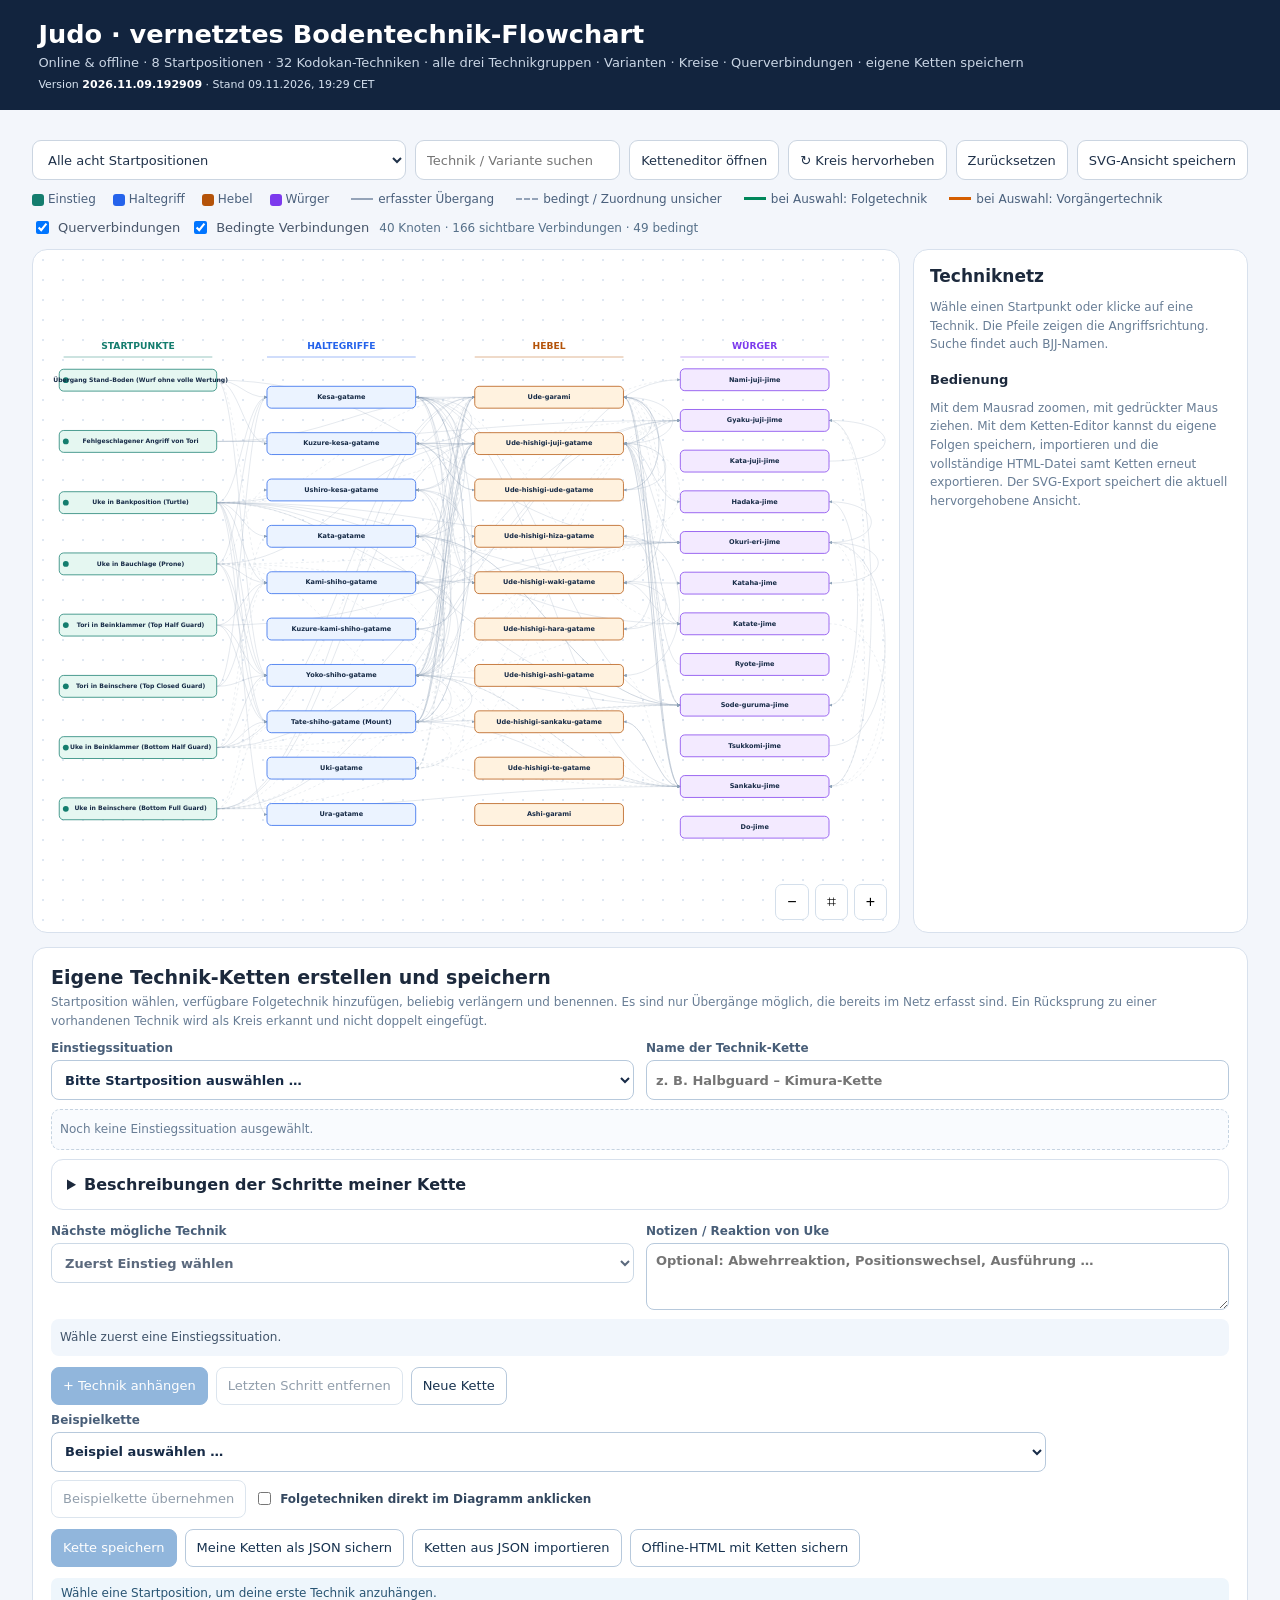
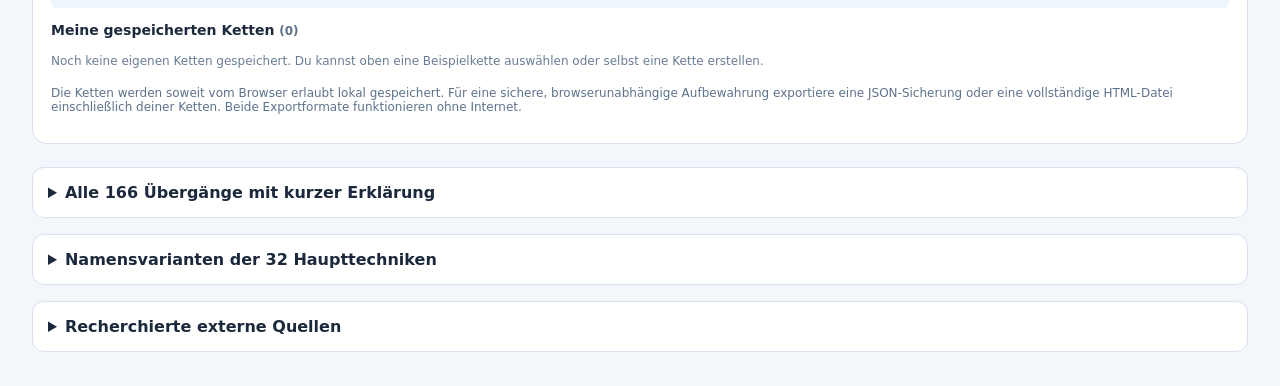
<file: index.html>
<!doctype html>
<html lang="de"><head><meta charset="utf-8"><meta name="viewport" content="width=device-width,initial-scale=1"><meta name="color-scheme" content="light"><meta http-equiv="Cache-Control" content="no-cache, no-store, must-revalidate, max-age=0"><meta http-equiv="Pragma" content="no-cache"><meta http-equiv="Expires" content="0"><meta name="build-version" content="2026.11.09.192909"><meta name="build-date" content="09.11.2026, 19:29 CET"><title>Judo-Bodentechniknetz – interaktives Flowchart</title><meta name="description" content="Interaktives Judo-Bodentechniknetz mit 32 Kodokan-Techniken, acht Einstiegssituationen, Übergangsbeschreibungen und eigenem Ketteneditor.">
<style>
:root{font-family:system-ui,-apple-system,Segoe UI,Arial,sans-serif;color:#1c293c;background:#f3f6fb;font-synthesis:none}*{box-sizing:border-box}body{margin:0}header{background:#12243e;color:white;padding:19px clamp(16px,3vw,40px)}h1{margin:0;font-size:clamp(19px,2vw,28px)}header p{color:#cad6e5;margin:6px 0 0;font-size:13px}main{max-width:1800px;margin:auto;padding:18px clamp(12px,2.5vw,35px)}.bar{display:flex;flex-wrap:wrap;gap:9px;align-items:center;margin:12px 0}.bar select,.bar input,.bar button{border:1px solid #cbd5e1;padding:9px 11px;border-radius:9px;font:inherit;font-size:13px;background:white;color:#20324a;min-height:40px}.bar button{cursor:pointer}.bar button:hover{background:#eef3f9}.bar select{max-width:380px}.bar input[type=search]{min-width:170px;flex:1}.leg{display:flex;flex-wrap:wrap;align-items:center;gap:17px;font-size:12px;color:#4a607c;margin:10px 0}.lgbox{display:inline-block;width:12px;height:12px;border-radius:3px;margin-right:4px;vertical-align:middle}.s{background:#147d6e}.h{background:#2563eb}.k{background:#b45309}.w{background:#7c3aed}.chips{display:flex;flex-wrap:wrap;gap:10px;align-items:center;font-size:13px;color:#475569;margin:12px 0}.chips label{display:inline-flex;align-items:center;gap:6px;cursor:pointer}.layout{display:grid;grid-template-columns:minmax(0,1fr) minmax(255px,335px);gap:13px}.board{height:min(76vh,770px);min-height:510px;border-radius:15px;background:#fff;border:1px solid #d8e1ed;position:relative;overflow:hidden}.board svg{width:100%;height:100%;display:block;touch-action:none;cursor:grab;background:radial-gradient(#dfe8f3 .9px,transparent .9px) 0 0/20px 20px}.board svg:active{cursor:grabbing}.zoom{position:absolute;right:12px;bottom:12px;display:flex;gap:6px}.zoom button{border:1px solid #d4dfeb;background:white;padding:8px 11px;border-radius:7px;font-size:16px;cursor:pointer}.detail{background:white;border:1px solid #d8e1ed;border-radius:15px;padding:16px;overflow:auto;max-height:min(76vh,770px)}.detail h2{font-size:17px;margin:0 0 8px}.detail h3{font-size:13px;margin:18px 0 7px}.muted{color:#687d95;font-size:12px;line-height:1.55}.detail button{width:100%;text-align:left;background:#f7f9fc;border:1px solid #dee6f0;border-radius:7px;margin:3px 0;padding:8px;font-size:12px;cursor:pointer;color:#183147}.detail button:hover{background:#e8f3ff}.note{font-size:12px;line-height:1.55;color:#41546a;background:#f1f6fc;padding:9px;border-radius:8px;margin:8px 0}.cards{display:grid;grid-template-columns:repeat(auto-fit,minmax(300px,1fr));gap:10px}.chain{background:white;border:1px solid #d8e1ed;border-radius:11px;padding:14px;cursor:pointer;text-align:left;color:inherit;line-height:1.65}.chain:hover,.chain.sel{border-color:#3182ce;box-shadow:0 0 0 1px #3182ce}.chain small{color:#64748b}.chain .steps{font-size:13px;font-weight:600}.label{font-size:11px;font-weight:700;color:#087c6c;letter-spacing:.05em}.sect{display:flex;flex-wrap:wrap;justify-content:space-between;align-items:end;gap:8px;margin:22px 0 11px}.sect h2{margin:0;font-size:19px}.sect .muted{font-size:12px}.resources{margin:16px 0;background:white;border:1px solid #d8e1ed;border-radius:12px;padding:15px}.resources summary{font-weight:650;cursor:pointer}.resources a{color:#1259b4;overflow-wrap:anywhere}.resources ul{columns:2;line-height:1.9;font-size:12px}.downloadNote{font-size:12px;color:#526984;line-height:1.5}.foot{font-size:12px;color:#58718d;margin:18px 0 35px;line-height:1.55}.pill{display:inline-block;background:#e9f1ff;border-radius:100px;padding:2px 9px;color:#185c9f;font-size:11px;margin:2px}.linkdashed{border-bottom:2px dashed #94a3b8;display:inline-block;width:22px;margin:0 5px 3px}.linksolid{border-bottom:2px solid #94a3b8;display:inline-block;width:22px;margin:0 5px 3px}.stats{font-size:12px;color:#57718a}.empty{color:#7a8797;font-size:12px;padding:9px 0}button:focus-visible,input:focus-visible,select:focus-visible,summary:focus-visible{outline:3px solid #77b4ec;outline-offset:2px}@media(max-width:850px){.layout{grid-template-columns:1fr}.detail{max-height:320px}.board{min-height:470px;height:60vh}.resources ul{columns:1}}

/* Offline-Ketteneditor */
.builder{background:#fff;border:1px solid #d8e1ed;border-radius:14px;padding:18px;margin:14px 0 23px}
.builder h2{font-size:19px;margin:0 0 5px}.builder h3{font-size:14px;margin:14px 0 8px}.builder p{margin:5px 0 11px}
.buildergrid{display:grid;grid-template-columns:minmax(210px,1fr) minmax(190px,1fr);gap:12px}
.builder label.field{display:flex;flex-direction:column;font-size:12px;color:#485e78;font-weight:650;gap:5px}
.builder input[type=text],.builder select,.builder textarea{width:100%;background:#fff;border:1px solid #b7c9dc;border-radius:8px;padding:9px;font:inherit;font-size:13px;color:#172b47;min-height:40px}
.builder textarea{min-height:67px;resize:vertical}
.builder button{background:#fff;border:1px solid #b7c9dc;border-radius:8px;min-height:38px;padding:8px 11px;font:inherit;font-size:13px;color:#17324f;cursor:pointer}
.builder button:hover:not(:disabled){background:#e9f2ff}.builder button:disabled{opacity:.47;cursor:not-allowed}
.builder .primary{background:#1865b5;color:#fff;border-color:#1865b5}.builder .primary:hover:not(:disabled){background:#155592}
.builder .subbar{display:flex;flex-wrap:wrap;gap:8px;align-items:center;margin:11px 0}
.builder .editseq{display:flex;flex-wrap:wrap;gap:6px;min-height:41px;align-items:center;margin:9px 0;padding:8px;border:1px dashed #c5d3e1;border-radius:9px;background:#f9fbfe}
.builder .step{font-size:12px;border-radius:7px;background:#e8f0fd;border:1px solid #bed0ef;padding:7px 9px;max-width:250px}
.builder .step.startchip{background:#def4e9;border-color:#83d0b0}.builder .arrow{color:#71839d;font-weight:700}
.builder .status{font-size:12px;padding:8px 10px;border-radius:7px;background:#eef6fc;color:#285473;margin-top:9px;min-height:30px}
.builder .saveditem{border:1px solid #d9e4ef;border-radius:10px;padding:11px;background:#fcfdff;min-width:0}
.builder .saveditem strong{display:block;font-size:13px}.builder .saveditem p{font-size:12px;line-height:1.55;color:#3c5269;overflow-wrap:anywhere}
.builder .saveditem .actions{display:flex;flex-wrap:wrap;gap:6px}.builder .saveditem .actions button{min-height:32px;padding:6px 8px;font-size:12px}
.builder .savedlist{display:grid;grid-template-columns:repeat(auto-fit,minmax(245px,1fr));gap:10px;margin-top:9px}
.builder .optional{font-size:12px;color:#5d728b}.builder .danger{color:#9f2929}
.builder .clickswitch{display:inline-flex;align-items:center;gap:6px;color:#344860;font-size:12px;font-weight:600}
#embeddedCustomData{display:none}
@media(max-width:650px){.buildergrid{grid-template-columns:1fr}.builder{padding:12px}}

/* Durchsuchbare Übergangsbeschreibungen */
.transition-scroll{max-height:520px;overflow:auto;border:1px solid #dce5ef;border-radius:9px;margin-top:8px}
.transition-table{border-collapse:collapse;width:100%;font-size:12px;line-height:1.5}
.transition-table th,.transition-table td{padding:10px 9px;border-bottom:1px solid #e2e8f0;vertical-align:top;text-align:left}
.transition-table thead th{position:sticky;top:0;background:#eaf0f8;color:#23436b;z-index:1}
.transition-table th:nth-child(1),.transition-table th:nth-child(2){width:22%}
.transition-table tr:nth-child(even){background:#f8fafc}
.transition-table button{color:#145ca8;background:transparent;border:0;padding:0;cursor:pointer;text-align:left;text-decoration:underline;font:inherit;font-weight:600}
.transition-table .uncertain{font-weight:650;color:#9a5a07}
.transition-stepnotes{font-size:12px;line-height:1.7;color:#39536e;padding:9px 2px}
.transition-stepnotes p{margin:8px 0;border-left:3px solid #c5d6e9;padding-left:10px}
#builderNextDescription{margin:9px 0 4px;font-size:12px}
@media(max-width:620px){.transition-table th,.transition-table td{padding:8px 5px}.transition-table th:nth-child(1),.transition-table th:nth-child(2){width:25%}}

/* Richtungen einer ausgewählten Technik: Grün = ausgehend, Orange = eingehend. */
.linknext,.linkprevious{display:inline-block;width:22px;margin:0 5px 3px;vertical-align:middle;border-bottom:3px solid}
.linknext{border-color:#00875a}.linkprevious{border-color:#d55e00}
.detail .direction-heading{display:flex;align-items:center;gap:7px}.detail .direction-heading::before{content:'';width:11px;height:11px;border-radius:50%;flex:none}.detail .direction-heading.direction-next{color:#006b47}.detail .direction-heading.direction-next::before{background:#00875a}.detail .direction-heading.direction-previous{color:#9f4500}.detail .direction-heading.direction-previous::before{background:#d55e00}
.detail button.direction-next{border-left:4px solid #00875a;background:#e8f6ef}.detail button.direction-next:hover{background:#d6efdf}.detail button.direction-previous{border-left:4px solid #d55e00;background:#fdf0e7}.detail button.direction-previous:hover{background:#f9e3d3}
.buildinfo{font-size:11px;color:#d7e3f1;margin:8px 0 0}.buildinfo strong{color:#fff}
</style></head>
<body><header><h1>Judo · vernetztes Bodentechnik-Flowchart</h1><p>Online & offline · 8 Startpositionen · 32 Kodokan-Techniken · alle drei Technikgruppen · Varianten · Kreise · Querverbindungen · eigene Ketten speichern</p><p class="buildinfo">Version <strong>2026.11.09.192909</strong> · Stand 09.11.2026, 19:29 CET</p></header>
<main>
<div class="bar"><select id="start" aria-label="Startposition auswählen"><option value="">Alle acht Startpositionen</option></select><input id="search" type="search" placeholder="Technik / Variante suchen …" aria-label="Technik suchen"><button id="openBuilder" type="button">Ketteneditor öffnen</button><button id="circles" type="button">↻ Kreis hervorheben</button><button id="reset" type="button">Zurücksetzen</button><button id="svgSave" type="button">SVG-Ansicht speichern</button></div>
<div class="leg"><span><i class="lgbox s"></i>Einstieg</span><span><i class="lgbox h"></i>Haltegriff</span><span><i class="lgbox k"></i>Hebel</span><span><i class="lgbox w"></i>Würger</span><span><i class="linksolid"></i>erfasster Übergang</span><span><i class="linkdashed"></i>bedingt / Zuordnung unsicher</span><span><i class="linknext"></i>bei Auswahl: Folgetechnik</span><span><i class="linkprevious"></i>bei Auswahl: Vorgängertechnik</span></div>
<div class="chips"><label><input id="showCross" type="checkbox" checked> Querverbindungen</label><label><input id="showMaybe" type="checkbox" checked> Bedingte Verbindungen</label><span id="stats" class="stats"></span></div>
<div class="layout"><div class="board"><svg id="graph" viewBox="-40 -30 1970 1260" role="img" aria-label="Interaktives Judo-Techniknetz mit gerichteten Verbindungen" xmlns="http://www.w3.org/2000/svg"></svg><div class="zoom"><button id="minus" title="Verkleinern">−</button><button id="fit" title="Gesamtes Diagramm anzeigen">⌗</button><button id="plus" title="Vergrößern">+</button></div></div><aside class="detail" id="detail" aria-live="polite"></aside></div>
<section class="builder" id="builder" aria-labelledby="builderTitle">
<h2 id="builderTitle">Eigene Technik-Ketten erstellen und speichern</h2>
<p class="muted">Startposition wählen, verfügbare Folgetechnik hinzufügen, beliebig verlängern und benennen. Es sind nur Übergänge möglich, die bereits im Netz erfasst sind. Ein Rücksprung zu einer vorhandenen Technik wird als Kreis erkannt und nicht doppelt eingefügt.</p>
<div class="buildergrid">
<label class="field">Einstiegssituation<select id="builderStart"><option value="">Bitte Startposition auswählen …</option></select></label>
<label class="field">Name der Technik-Kette<input type="text" id="builderName" maxlength="100" placeholder="z. B. Halbguard – Kimura-Kette"></label>
</div>
<div id="builderSequence" class="editseq" aria-live="polite"></div>
<details id="builderStepsPanel" class="resources" style="margin:8px 0 14px"><summary>Beschreibungen der Schritte meiner Kette</summary><div id="builderStepNotes" class="transition-stepnotes"></div></details>
<div class="buildergrid">
<label class="field">Nächste mögliche Technik<select id="builderNext" aria-label="Nächste Technik"></select></label>
<label class="field">Notizen / Reaktion von Uke<textarea id="builderNote" rows="2" maxlength="2000" placeholder="Optional: Abwehrreaktion, Positionswechsel, Ausführung …"></textarea></label>
</div>
<div id="builderNextDescription" class="note" aria-live="polite">Wähle einen Einstieg und eine Folgetechnik, um die Übergangsbeschreibung zu sehen.</div>
<div class="subbar"><button id="builderAppend" class="primary" type="button">+ Technik anhängen</button><button id="builderUndo" type="button">Letzten Schritt entfernen</button><button id="builderNew" type="button">Neue Kette</button><label class="field">Beispielkette<select id="builderExample"><option value="">Beispiel auswählen …</option></select></label><button id="copySelectedChain" type="button">Beispielkette übernehmen</button><label class="clickswitch"><input id="builderClickMode" type="checkbox"> Folgetechniken direkt im Diagramm anklicken</label></div>
<div class="subbar"><button id="builderSave" class="primary" type="button">Kette speichern</button><button id="chainsExport" type="button">Meine Ketten als JSON sichern</button><button id="chainsImportButton" type="button">Ketten aus JSON importieren</button><button id="chainsExportHtml" type="button">Offline-HTML mit Ketten sichern</button><input id="chainsImportInput" type="file" accept=".json,application/json" hidden></div>
<div id="builderStatus" class="status" role="status" aria-live="polite">Wähle eine Startposition, um deine erste Technik anzuhängen.</div>
<h3>Meine gespeicherten Ketten <span id="savedCount" class="optional"></span></h3>
<div class="savedlist" id="savedChains"></div>
<p class="optional">Die Ketten werden soweit vom Browser erlaubt lokal gespeichert. Für eine sichere, browserunabhängige Aufbewahrung exportiere eine JSON-Sicherung oder eine vollständige HTML-Datei einschließlich deiner Ketten. Beide Exportformate funktionieren ohne Internet.</p>
</section>
<details class="resources" id="transitionCatalog"><summary>Alle <span id="transitionTotal">Übergänge</span> mit kurzer Erklärung</summary>
<p class="muted">Jeder Eintrag beschreibt eine mögliche Abwehrreaktion, einen Griff- oder einen Positionswechsel. Für nur als Technikfolge dokumentierte Verbindungen sind die notwendigen Positionsänderungen als bedingt beschrieben. (?) bedeutet, dass die genaue Zuordnung vom Ablauf abhängt.</p>
<input id="transitionSearch" type="search" placeholder="Übergänge, Techniken oder Reaktionen durchsuchen …" aria-label="Alle Übergänge durchsuchen" style="width:100%;max-width:600px;padding:10px;border:1px solid #b7c9dc;border-radius:8px;font:inherit;margin:8px 0 4px">
<div id="transitionCount" class="muted"></div>
<div class="transition-scroll"><table class="transition-table"><thead><tr><th>Ausgang</th><th>Folgetechnik</th><th>Wie erfolgt der Übergang?</th></tr></thead><tbody id="transitionRows"></tbody></table></div>
</details>
<details class="resources"><summary>Namensvarianten der 32 Haupttechniken</summary><div id="aliasList" class="cards" style="margin-top:13px"></div></details>
<details class="resources"><summary>Recherchierte externe Quellen</summary><ul id="sources"></ul></details>
</main>
<script type="application/json" id="embeddedCustomData">[]</script>
<script>const DATA={"nodes":[{"id":"s0","name":"Übergang Stand–Boden (Wurf ohne volle Wertung)","group":"start","aliases":[]},{"id":"s1","name":"Fehlgeschlagener Angriff von Tori","group":"start","aliases":[]},{"id":"s7","name":"Uke in Bankposition (Turtle)","group":"start","aliases":["Turtle","Banklage","Bankposition"]},{"id":"s8","name":"Uke in Bauchlage (Prone)","group":"start","aliases":["Prone","Bauchlage","flach auf dem Bauch"]},{"id":"s3","name":"Tori in Beinklammer (Top Half Guard)","group":"start","aliases":[]},{"id":"s4","name":"Tori in Beinschere (Top Closed Guard)","group":"start","aliases":[]},{"id":"s5","name":"Uke in Beinklammer (Bottom Half Guard)","group":"start","aliases":[]},{"id":"s6","name":"Uke in Beinschere (Bottom Full Guard)","group":"start","aliases":[]},{"id":"h0","name":"Kesa-gatame","group":"hold","aliases":["Hon-kesa-gatame"]},{"id":"h1","name":"Kuzure-kesa-gatame","group":"hold","aliases":["Makura-kesa-gatame","Kashira-gatame","Kashira-kesa-gatame (?)"]},{"id":"h2","name":"Ushiro-kesa-gatame","group":"hold","aliases":["Gyaku-kesa-gatame","Ura-kesa-gatame (?)","Reverse scarf hold"]},{"id":"h3","name":"Kata-gatame","group":"hold","aliases":["Kuzure-kata-gatame","Gyaku-kata-gatame","Arm Triangle (BJJ, Würgeausführung)"]},{"id":"h4","name":"Kami-shiho-gatame","group":"hold","aliases":["Ura-shiho-gatame","Hon-kami-shiho-gatame","Kami-sankaku-gatame (?)"]},{"id":"h5","name":"Kuzure-kami-shiho-gatame","group":"hold","aliases":["Kami-sankaku-gatame (?)","Sankaku-osaekomi (?)","Gyaku-sankaku-osaekomi (?)"]},{"id":"h6","name":"Yoko-shiho-gatame","group":"hold","aliases":["Kuzure-yoko-shiho-gatame","Mune-gatame","Kata-osae-gatame","Gyaku-yoko-shiho-gatame (?)"]},{"id":"h7","name":"Tate-shiho-gatame","group":"hold","aliases":["Kuzure-tate-shiho-gatame","Tate-sankaku-gatame (?)","Mount (BJJ)","Full Mount","Montada","High Mount (Variante)","Low Mount (Variante)"]},{"id":"h8","name":"Uki-gatame","group":"hold","aliases":["Knieseitvierer (?)","Knee-on-belly (?)"]},{"id":"h9","name":"Ura-gatame","group":"hold","aliases":["Gyaku-yoko-shiho-gatame (historisch, ?)"]},{"id":"k0","name":"Ude-garami","group":"lever","aliases":["Nami-ude-garami","Gyaku-ude-garami","Americana","Kimura","Kannuki-gatame (teilweise)","Mune-garami"]},{"id":"k1","name":"Ude-hishigi-juji-gatame","group":"lever","aliases":["Juji-gatame","Nami-juji-gatame","Kami-juji-gatame","Gyaku-juji-gatame","Yoko-juji-gatame","Rolling armbar","Spinning armbar"]},{"id":"k2","name":"Ude-hishigi-ude-gatame","group":"lever","aliases":["Ude-gatame","Nami-ude-gatame","Gyaku-ude-gatame","Mune-ude-gatame","Hizi-makikomi"]},{"id":"k3","name":"Ude-hishigi-hiza-gatame","group":"lever","aliases":["Hiza-gatame","Kami-hiza-gatame","Yoko-hiza-gatame","Ryo-hiza-gatame"]},{"id":"k4","name":"Ude-hishigi-waki-gatame","group":"lever","aliases":["Waki-gatame","Gyaku-waki-gatame","Waki-garami (?)"]},{"id":"k5","name":"Ude-hishigi-hara-gatame","group":"lever","aliases":["Hara-gatame","Gyaku-hara-gatame","Kuzure-hara-gatame","Kesa-hara-gatame (?)"]},{"id":"k6","name":"Ude-hishigi-ashi-gatame","group":"lever","aliases":["Ashi-gatame","Kesa-ashi-gatame","Kesa-garami (?)"]},{"id":"k7","name":"Ude-hishigi-sankaku-gatame","group":"lever","aliases":["Sankaku-gatame","Omote-sankaku-gatame (?)","Ura-sankaku-gatame (?)"]},{"id":"k8","name":"Ude-hishigi-te-gatame","group":"lever","aliases":["Te-gatame","Yoko-ude-hishigi (?)","Gyaku-tebuki (?)"]},{"id":"k9","name":"Ashi-garami","group":"lever","aliases":["Beinhebel (Kodokan)","historischer deutscher Namenskonflikt mit Armhebeln"]},{"id":"w0","name":"Nami-juji-jime","group":"choke","aliases":["Narubi-juji-jime","Narabi-juji-jime (?)"]},{"id":"w1","name":"Gyaku-juji-jime","group":"choke","aliases":["Yoko-juji-jime","Cross-collar choke (griffabhängig)","Marhenke-Würger (?)"]},{"id":"w2","name":"Kata-juji-jime","group":"choke","aliases":["Tomoe-jime","Ebi-jime (?)","Ura-juji-jime (?)"]},{"id":"w3","name":"Hadaka-jime","group":"choke","aliases":["Ushiro-jime","Rear naked choke","Ebi-garami (?)"]},{"id":"w4","name":"Okuri-eri-jime","group":"choke","aliases":["Gyaku-okuri-eri-jime","Koshi-jime","Jigoku-jime","Ohten-jime","Bow-and-arrow choke","Clock choke","Sliding collar choke"]},{"id":"w5","name":"Kataha-jime","group":"choke","aliases":["Kaeshi-jime","Gyaku-kaeshi-jime","Gyaku-kataha-jime (?)"]},{"id":"w6","name":"Katate-jime","group":"choke","aliases":["Ebi-jime (?)","Kami-shiho-jime (?)","Paper-cutter choke (?)"]},{"id":"w7","name":"Ryote-jime","group":"choke","aliases":["Morote-jime","Maki-komi-jime","Kensui-jime (?)"]},{"id":"w8","name":"Sode-guruma-jime","group":"choke","aliases":["Ezekiel choke","Ärmelradwürgen","No-gi Ezekiel (Ausführungsvariante)"]},{"id":"w9","name":"Tsukkomi-jime","group":"choke","aliases":["Tsuki-komi-jime","Eri-tsukkomi-jime (?)"]},{"id":"w10","name":"Sankaku-jime","group":"choke","aliases":["Mae-sankaku-jime","Yoko-sankaku-jime","Ushiro-sankaku-jime","Omote-sankaku-jime","Ura-sankaku-jime","Triangle choke","Reverse triangle"]},{"id":"w11","name":"Do-jime","group":"choke","aliases":["Körperpresswürgen","verbotene historische Technik"]}],"edges":[{"a":"s0","b":"h1","uncertain":false,"note":"Nach einem unvollständig bewerteten Wurf seitlich am Oberkörper bleiben und Kopf sowie nahen Arm in Kuzure-kesa-gatame sichern; etwa nach O-goshi.","added":false},{"a":"s0","b":"h0","uncertain":false,"note":"Nach einer seitlichen Landung unmittelbar Hüfte neben Uke absetzen und Kopf sowie Arm für Kesa-gatame kontrollieren.","added":false},{"a":"s0","b":"h6","uncertain":false,"note":"Nach dem Wurf seitlich über Ukes Oberkörper bleiben und die Brust-Schulter-Kontrolle zu Yoko-shiho-gatame ausbauen.","added":false},{"a":"s0","b":"h4","uncertain":true,"note":"Falls Ippon-seoi-nage nicht kampfbeendend gewertet wird, an Ukes Kopfseite weiterarbeiten und Kami-shiho-gatame sichern.","added":true},{"a":"s0","b":"w4","uncertain":false,"note":"Dreht Uke nach dem Wurf in Bauch-/Banklage, den Kragen sichern und erst aus passender seitlicher beziehungsweise rückwärtiger Position Okuri-eri-jime ansetzen.","added":false},{"a":"s1","b":"w1","uncertain":false,"note":"Scheitert ein Opferwurf und Tori landet unten, Uke zwischen die Beine nehmen und bei vorhandenen Kragengriffen zur Kreuzwürge ansetzen; Griffstellung prüfen.","added":false},{"a":"s1","b":"k0","uncertain":false,"note":"Nach einem misslungenen Opferwurf die untere Guard/Beinklammer herstellen, Ukes Arm isolieren und einen Kimura-/Ude-garami-Ansatz beginnen.","added":false},{"a":"s1","b":"k1","uncertain":false,"note":"Nach einem misslungenen Angriff die Armkontrolle halten, einen Winkel zum Oberkörper schaffen und Juji-gatame aus Guard oder Übergang ansetzen.","added":false},{"a":"s3","b":"h6","uncertain":false,"note":"Zuerst das eingeklemmte Bein aus Ukes Half Guard lösen; anschließend seitlich passieren und Yoko-shiho-gatame sichern.","added":false},{"a":"s3","b":"h7","uncertain":false,"note":"Beinklammer lösen, Ukes Hüfte kontrollieren und in die Reitposition (Mount) zu Tate-shiho-gatame aufsteigen.","added":false},{"a":"s3","b":"h4","uncertain":false,"note":"Das geklammerte Bein befreien und um Ukes Kopfseite zur Nord-Süd-Kontrolle in Kami-shiho-gatame passieren.","added":false},{"a":"s3","b":"w4","uncertain":false,"note":"Dreht Uke sich aus der Half Guard in Banklage oder gibt den Rücken frei, den Kragen von hinten übernehmen und Okuri-eri-jime ansetzen.","added":false},{"a":"s4","b":"h6","uncertain":false,"note":"Ukes geschlossene Guard zuerst öffnen; dann seitlich passieren und den Oberkörper mit Yoko-shiho-gatame kontrollieren.","added":false},{"a":"s4","b":"h4","uncertain":false,"note":"Die Guard öffnen, an Ukes Beinen vorbei zur Kopfseite passieren und Kami-shiho-gatame festigen.","added":false},{"a":"s4","b":"h0","uncertain":false,"note":"Nach dem Öffnen und Passieren von Ukes Guard in die seitliche Kopf-Arm-Kontrolle für Kesa-gatame wechseln.","added":false},{"a":"s5","b":"k0","uncertain":false,"note":"Direkter Kimura-/Ude-garami-Ansatz aus der unteren Half Guard.","added":false},{"a":"s5","b":"h7","uncertain":false,"note":"Sweep, danach Reitposition; nicht unmittelbar aus der unteren Half Guard.","added":true},{"a":"s5","b":"h6","uncertain":false,"note":"Sweep, danach seitliche Oberlage; nicht unmittelbar aus der unteren Half Guard.","added":false},{"a":"s5","b":"w1","uncertain":false,"note":"Zunächst Rückgewinnung der vollständigen Guard; anschließend Kragenwürge (Griffvariante prüfen).","added":false},{"a":"s6","b":"w1","uncertain":false,"note":"Kreuzkragenwürger; genaue Nami-/Gyaku-/Kata-Ausführung griffabhängig.","added":false},{"a":"s6","b":"k0","uncertain":false,"note":"Kimura aus der unteren geschlossenen Guard.","added":false},{"a":"s6","b":"k1","uncertain":false,"note":"Juji-gatame aus geschlossener Guard.","added":false},{"a":"s6","b":"w10","uncertain":false,"note":"Sankaku-jime aus geschlossener Guard.","added":false},{"a":"s6","b":"k3","uncertain":true,"note":"Aus der unteren geschlossenen Guard den Arm kontrollieren und das Knie als Hebelstütze zu Ude-hishigi-hiza-gatame einsetzen; Griff- und Beinposition variieren.","added":true},{"a":"h0","b":"h1","uncertain":false,"note":"Tori löst beziehungsweise verändert den Kopf-/Armgriff, hält den Oberkörper aber seitlich fest und übernimmt eine Kuzure-kesa-Variante.","added":false},{"a":"h0","b":"h6","uncertain":false,"note":"Uke dreht oder drückt gegen die Schärpenhalte; Tori richtet sich zur Brustkontrolle aus und sichert Yoko-shiho-gatame.","added":false},{"a":"h0","b":"h3","uncertain":false,"note":"Aus der Kopf-Arm-Kontrolle wird Ukes Arm eng an den Hals geführt; Tori stellt seine Schulterkontrolle auf Kata-gatame um.","added":false},{"a":"h0","b":"h2","uncertain":false,"note":"Tori dreht die Hüfte zur Gegenseite und wechselt bei erhaltener Oberkörperkontrolle in Ushiro-kesa-gatame.","added":false},{"a":"h0","b":"h7","uncertain":false,"note":"Uke drückt sich seitlich aus Kesa heraus; Tori folgt über die Hüfte und übernimmt nach einem Lagewechsel die Reitposition.","added":false},{"a":"h0","b":"k3","uncertain":false,"note":"Uke stemmt einen Arm gegen Toris Brust; Tori isoliert den gestreckten Arm und nutzt das Knie als Hebelstütze.","added":false},{"a":"h0","b":"k4","uncertain":false,"note":"Uke schiebt mit dem Arm zwischen die Körper; Tori behält die Armkontrolle und verlagert die Hebelwirkung in die Achsel.","added":false},{"a":"h0","b":"k1","uncertain":false,"note":"Uke bietet bei der Befreiung einen gestreckten Arm an; Tori löst die Schärpenhalte kontrolliert und übernimmt Juji-gatame.","added":false},{"a":"h0","b":"k0","uncertain":false,"note":"Aus der seitlichen Halteposition wird ein gebeugter, von Uke zur Abwehr eingesetzter Arm isoliert und mit Ude-garami angegriffen.","added":false},{"a":"h0","b":"w10","uncertain":false,"note":"Tori muss die reine Schärpenhalte verlassen, Ukes Kopf und Arm isolieren und in eine für Sankaku geeignete Beinposition wechseln.","added":false},{"a":"h0","b":"w8","uncertain":false,"note":"Bei erhaltener seitlicher Kopf-Arm-Kontrolle den eigenen Ärmel für Sode-guruma-jime nutzen; die konkrete Position entscheidet über die Würgewirkung.","added":false},{"a":"h0","b":"w6","uncertain":true,"note":"Positionsabhängig: Kontrolle von Kopf und Kragen übernehmen und einen einhändigen Würgegriff ansetzen; die genaue Katate-jime-Ausführung ist zu prüfen.","added":false},{"a":"h1","b":"h2","uncertain":false,"note":"Uke dreht sich zur freien Seite; Tori lässt den seitlichen Oberkörperkontakt bestehen und kehrt die Hüftausrichtung zu Ushiro-kesa um.","added":false},{"a":"h1","b":"k0","uncertain":false,"note":"Uke drückt mit dem freien Arm gegen Toris Kopf oder Schulter; der abwehrende Arm wird für Ude-garami fixiert.","added":false},{"a":"h1","b":"k2","uncertain":false,"note":"Uke streckt einen Arm zur Befreiung; Tori kontrolliert die Schulter und setzt einen geraden Ude-gatame-Armhebel an.","added":false},{"a":"h1","b":"k4","uncertain":false,"note":"Uke schiebt den Arm gegen Tori; Tori behält ihn und verlagert den Angriff zum Achselstreckhebel Waki-gatame.","added":false},{"a":"h1","b":"k1","uncertain":false,"note":"Einen frei werdenden Arm isolieren, die Halteposition lösen und unter Beinkontrolle zum Kreuzarmhebel wechseln.","added":false},{"a":"h2","b":"h6","uncertain":false,"note":"Aus der rückwärtigen Schärpenhalte richtet Tori die Brust wieder über Uke und übernimmt seitliche Vierpunkte-Kontrolle.","added":false},{"a":"h2","b":"h3","uncertain":false,"note":"Tori hält Kopf und angehobenen Arm zusammen und ersetzt die rückwärtige Schärpenhalte durch Kata-gatame.","added":false},{"a":"h3","b":"h0","uncertain":false,"note":"Wenn Ukes Schulterarmkontrolle gelockert oder umgestellt wird, die Hüfte zur Schärpenhalte drehen und Kesa-gatame übernehmen.","added":false},{"a":"h3","b":"w8","uncertain":false,"note":"Aus Kopf-Arm-Kontrolle und geeigneter Ärmelposition den Sode-guruma-Würgeansatz herstellen; zuvor ggf. den Griff verändern.","added":true},{"a":"h3","b":"w10","uncertain":true,"note":"Erst Lage und Beinkontrolle ändern: den isolierten Arm in eine Dreiecksposition übernehmen und Sankaku-jime versuchen; kein direkter Wechsel ohne Positionsarbeit.","added":false},{"a":"h4","b":"h5","uncertain":false,"note":"Uke versucht, aus der oberen Vierpunktehalte herauszukommen; Tori verändert Hand-/Schultergriff und bleibt in Kuzure-kami-shiho-gatame.","added":false},{"a":"h4","b":"k0","uncertain":false,"note":"Aus der Nord-Süd-Kontrolle einen gebeugten Arm abtrennen und mit Kimura-/Ude-garami-Griff übernehmen.","added":false},{"a":"h4","b":"k1","uncertain":false,"note":"Ukes Arm aus der Nord-Süd-Halte isolieren; Tori dreht seitlich um den Kopf und führt das Bein zum Kreuzarmhebel.","added":false},{"a":"h5","b":"h2","uncertain":false,"note":"Uke brückt oder dreht auf die Seite; Tori folgt mit der Hüfte und übernimmt Ushiro-kesa-gatame.","added":false},{"a":"h5","b":"h6","uncertain":false,"note":"Aus Kuzure-kami-shiho um Ukes Schulter zur Seite wandern und die Brust-Schulter-Kontrolle für Yoko-shiho-gatame sichern.","added":false},{"a":"h6","b":"h7","uncertain":false,"note":"Bei kontrolliertem Oberkörper über Ukes Hüfte steigen und aus Side Control die Reitposition (Mount) herstellen.","added":false},{"a":"h6","b":"h4","uncertain":false,"note":"Tori dreht aus der Seitenkontrolle um Ukes Kopf zur Nord-Süd-Position und übernimmt Kami-shiho-gatame.","added":true},{"a":"h6","b":"h8","uncertain":true,"note":"Uke zieht sich seitlich zusammen; Tori setzt Knie-/Beinkontrolle ein und wechselt in eine Uki-gatame-Ausführung, sofern deren Kodokan-Kriterien erfüllt sind.","added":false},{"a":"h6","b":"h0","uncertain":false,"note":"Kopf und nahen Arm zusammenfassen, Hüfte zum Boden drehen und die seitliche Brustkontrolle in Kesa-gatame ändern.","added":false},{"a":"h6","b":"h2","uncertain":false,"note":"Tori dreht sich mit dem Rücken zu Ukes Kopf und übernimmt die rückwärtige Schärpenhalte, ohne die Schulterkontrolle aufzugeben.","added":false},{"a":"h6","b":"h3","uncertain":false,"note":"Uke stemmt mit einem Arm gegen Tori; Tori führt den Arm zur Kopfkontrolle und schließt Kata-gatame.","added":true},{"a":"h6","b":"k0","uncertain":false,"note":"Uke stützt beim Befreiungsversuch den Arm gegen Toris Körper; Tori isoliert den gebeugten Ellenbogen für Ude-garami.","added":false},{"a":"h6","b":"k1","uncertain":false,"note":"Uke streckt den Arm, um Abstand zu schaffen; Tori kontrolliert ihn, schwenkt die Beine über und setzt Juji-gatame an.","added":false},{"a":"h6","b":"w10","uncertain":false,"note":"Kopf und nahen Arm isolieren, Bein über Schulter/Kopf führen und aus der seitlichen Lage in Yoko-sankaku-jime übergehen.","added":false},{"a":"h6","b":"w1","uncertain":true,"note":"Bei geeignetem Kragengriff aus Side Control an einen Kreuzkragenwürger anschließen; ob Gyaku-juji-jime zutrifft, hängt von den Griffen ab.","added":false},{"a":"h6","b":"w6","uncertain":true,"note":"Tori nutzt seitliche Schulter-/Kragenkontrolle für eine einhändige Würge; Paper-cutter ist nicht in jeder Ausführung eindeutig Katate-jime.","added":false},{"a":"h6","b":"w8","uncertain":false,"note":"Aus der seitlichen Kopf-Arm-Kontrolle wird ein Ärmelgriff frei; Tori greift mit Sode-guruma-jime an.","added":false},{"a":"h7","b":"h0","uncertain":false,"note":"Uke dreht aus der Reitposition auf die Seite; Tori steigt seitlich ab und fixiert Kopf und Arm mit Kesa-gatame.","added":false},{"a":"h7","b":"h6","uncertain":false,"note":"Uke stellt eine Beinklammer her oder brückt aus Mount; Tori wechselt in seitliche Brustkontrolle zu Yoko-shiho-gatame.","added":false},{"a":"h7","b":"h3","uncertain":false,"note":"In Mount einen Arm über Ukes Kopf isolieren, Kopf und Arm zusammenführen und die Kopf-Arm-Kontrolle zu Kata-gatame verändern.","added":false},{"a":"h7","b":"k0","uncertain":false,"note":"Uke schiebt von unten gegen Toris Brust; Tori fixiert einen gebeugten Arm für Americana-/Ude-garami.","added":false},{"a":"h7","b":"k1","uncertain":false,"note":"Uke streckt einen Arm oder dreht sich zur Seite; Tori isoliert die Schulter, dreht sich seitlich und übernimmt Juji-gatame.","added":false},{"a":"h7","b":"w1","uncertain":true,"note":"Aus der Reitposition beide Kragen greifen und eine Kreuzwürge ansetzen; Gyaku-juji-jime nur bei passender Griffstellung.","added":false},{"a":"h7","b":"w10","uncertain":false,"note":"Uke verteidigt die obere Kontrolle mit einem Arm; Tori isoliert ihn, bringt ein Bein über Kopf/Schulter und formt Mounted Sankaku.","added":false},{"a":"h7","b":"w8","uncertain":false,"note":"Aus Mount mit freier Ärmel-/Unterarmkontrolle den Sode-guruma-Würger ansetzen; Ukes Hals muss zugänglich bleiben.","added":false},{"a":"h8","b":"h7","uncertain":true,"note":"Aus einer Kniekontrolle die Hüfte nachführen und kontrolliert in Mount steigen; Uki-gatame und BJJ-Knee-on-belly sind nicht immer identisch.","added":false},{"a":"h8","b":"k1","uncertain":true,"note":"Uke drückt gegen das belastende Knie und streckt den Arm; Tori kontrolliert ihn und steigt in Juji-gatame um.","added":false},{"a":"h8","b":"k0","uncertain":true,"note":"Uke wehrt die Kniekontrolle mit dem Arm ab; Tori fixiert den gebeugten Arm für eine Kimura-/Americana-Variante.","added":false},{"a":"h8","b":"w1","uncertain":true,"note":"Aus erhöhter Kniekontrolle einen Kreuzkragengriff herstellen; die genaue Juji-jime-Variante hängt von der Handstellung ab.","added":false},{"a":"k0","b":"k1","uncertain":false,"note":"Uke verriegelt die Hände oder streckt den Arm gegen Kimura/Americana; Tori nutzt die Armkontrolle und richtet den Kreuzarmhebel ein.","added":false},{"a":"k0","b":"k2","uncertain":false,"note":"Uke streckt den Arm, um dem Beugehebel auszuweichen; Tori behält die Schulterkontrolle und geht zum geraden Ude-gatame über.","added":false},{"a":"k0","b":"k4","uncertain":false,"note":"Einen blockierten Schulterhebel durch Verlagerung der Armkontrolle zur Achsel als Waki-gatame fortsetzen; Variante und Lage prüfen.","added":false},{"a":"k0","b":"h7","uncertain":false,"note":"Der Schulterhebel wird zugunsten von Kontrolle gelöst; Tori schiebt die Hüfte über Uke und übernimmt Mount.","added":false},{"a":"k0","b":"w10","uncertain":false,"note":"Aus der Kimura-Kontrolle Winkel und Beinposition ändern; der angehobene Arm eröffnet einen Triangle-/Sankaku-Ansatz.","added":true},{"a":"k0","b":"w8","uncertain":true,"note":"Kimura-Kontrolle zur Kopf-Arm-Kontrolle lösen und den Ärmel für Ezekiel-/Sode-guruma-jime nutzen; positionsabhängig.","added":false},{"a":"k0","b":"w4","uncertain":true,"note":"Kimura-Kontrolle → Rückenübernahme → Bow-and-arrow-Würger; nicht ohne Lagewechsel.","added":true},{"a":"k0","b":"h3","uncertain":true,"note":"Der für Americana angehobene Ellenbogen kann zur Kopf-Arm-Kontrolle genutzt werden; anschließend Kata-gatame sichern.","added":false},{"a":"k1","b":"k0","uncertain":false,"note":"Uke verschränkt die Hände und blockiert den Armstreckhebel; Tori isoliert den anderen oder gebeugten Arm für Ude-garami.","added":false},{"a":"k1","b":"k3","uncertain":true,"note":"Aus einem abgewehrten Kreuzarmhebel wird der Arm anders zwischen Knie und Körper kontrolliert; Zuordnung zu Hiza-gatame ist variantenabhängig.","added":false},{"a":"k1","b":"h6","uncertain":false,"note":"Tori gibt den Hebel auf, bleibt oben und übernimmt nach Zurückführen der Beine Yoko-shiho-gatame.","added":false},{"a":"k1","b":"h7","uncertain":false,"note":"Uke zieht den Arm zurück; Tori folgt mit der Hüfte und stellt Mount als stabile Oberlage wieder her.","added":false},{"a":"k1","b":"h8","uncertain":true,"note":"Bei Aufgabe des Juji-Ansatzes über die Knieposition zur seitlichen Kontrolle zurückkehren; Uki-gatame nur bei passender Ausführung.","added":false},{"a":"k1","b":"w10","uncertain":false,"note":"Uke zieht den Arm aus Juji-gatame heraus; Tori behält den Winkel und schließt die Beine zur Dreieckswürge.","added":true},{"a":"k1","b":"w8","uncertain":false,"note":"Wenn Uke den Arm zusammenzieht oder schützt, Bein- und Armkontrolle lösen und eine geeignete Ärmelposition für Sode-guruma herstellen.","added":false},{"a":"k1","b":"w6","uncertain":true,"note":"Nach Abwehr des Armhebels zur oberen Kragen-/Schulterkontrolle zurückkehren und Katate-jime versuchen; Paper-cutter-Zuordnung ungeklärt.","added":false},{"a":"k2","b":"k0","uncertain":false,"note":"Uke beugt den gegen Ude-gatame gestreckten Arm; Tori übernimmt ihn zum Schulterbeugehebel Ude-garami.","added":false},{"a":"k2","b":"k1","uncertain":false,"note":"Tori isoliert den gestreckten Arm weiter und verändert Körperwinkel und Beinstellung zum Kreuzarmhebel.","added":false},{"a":"k2","b":"h1","uncertain":false,"note":"Nach Aufgabe des Streckhebels Kopf und Arm seitlich zusammennehmen und Kuzure-kesa-gatame als Kontrolle sichern.","added":false},{"a":"k3","b":"k6","uncertain":false,"note":"Tori verlagert die Hebelwirkung vom Knie auf das Bein und stellt einen Ashi-gatame-Armhebel her; konkrete Ausführung prüfen.","added":false},{"a":"k3","b":"k5","uncertain":false,"note":"Der Arm wird neu fixiert; statt Kniekontrolle nutzt Tori die Bauch-/Körpervorderseite als Hebelstütze.","added":false},{"a":"k4","b":"k0","uncertain":true,"note":"Wird der gestreckte Arm in Waki-gatame gebeugt, kann ein erneuter Ude-garami-Ansatz möglich werden; deutlicher Kontrollwechsel nötig.","added":false},{"a":"k5","b":"k4","uncertain":false,"note":"Aus Hara-gatame den fixierten Arm zur Achselkontrolle umlegen und Waki-gatame anschließen.","added":false},{"a":"k7","b":"w10","uncertain":false,"note":"Die bereits bestehende Sankaku-Beinkontrolle wird nicht mehr zum Armhebel, sondern zum Würgen verwendet.","added":false},{"a":"k7","b":"h6","uncertain":true,"note":"Die Dreieckskontrolle lösen und, falls Tori in Oberlage kommt, die Seitenkontrolle übernehmen; kein direkt gesicherter Wechsel.","added":false},{"a":"w0","b":"h4","uncertain":false,"note":"Den Kreuzkragenwürgegriff lösen, oberhalb von Ukes Kopf bleiben und mit Kami-shiho-gatame sichern; genaue Ausgangslage prüfen.","added":false},{"a":"w1","b":"k1","uncertain":false,"note":"Uke richtet sich gegen den Kreuzkragenwürger auf oder bringt den Arm zur Abwehr; Tori isoliert diesen und schwenkt zum Juji-gatame.","added":true},{"a":"w1","b":"w10","uncertain":false,"note":"Uke wehrt den Kragenwürger mit einem Arm ab; Tori nutzt die Armposition und schließt die Beine zu Sankaku-jime.","added":true},{"a":"w1","b":"k0","uncertain":true,"note":"Ukes Armverteidigung gegen den Kragenwürger kann zur Kimura-Kontrolle genutzt werden; erforderlicher Positionswechsel ist variantenabhängig.","added":false},{"a":"w2","b":"w1","uncertain":false,"note":"Bei Verteidigung gegen die erste Kreuzwürge wird die Kragengriffstellung zu Gyaku-juji-jime umgefasst.","added":false},{"a":"w3","b":"w8","uncertain":false,"note":"Uke schützt den Hals vor Hadaka-jime; Tori verändert Arm-/Ärmelgriff und versucht einen Sode-guruma-Ansatz.","added":false},{"a":"w3","b":"k1","uncertain":false,"note":"Uke greift den würgenden Arm, um den Hals zu schützen; Tori isoliert den Verteidigungsarm für Juji-gatame, ggf. nach Lagewechsel.","added":true},{"a":"w4","b":"w3","uncertain":false,"note":"Rückenkontrolle bleibt; Wechsel vom Kragen- zum freien Würgegriff.","added":true},{"a":"w4","b":"w5","uncertain":false,"note":"Uke verteidigt den rückwärtigen Kragenzug; Tori bindet einen Arm zusätzlich ein und wechselt zu Kataha-jime.","added":false},{"a":"w4","b":"k1","uncertain":false,"note":"Uke blockiert den Kragenwürger und stellt den Arm zur Abwehr; Tori kontrolliert ihn und wechselt in eine Juji-gatame-Position.","added":false},{"a":"w4","b":"h4","uncertain":false,"note":"Der Kragenwürger wird aufgegeben; nach Umdrehen von Uke und Wechsel an dessen Kopf sichert Tori Kami-shiho-gatame.","added":false},{"a":"w4","b":"w10","uncertain":true,"note":"Nach aufgegebener Rückenkontrolle und deutlichem Positionswechsel kann eine Dreiecksposition entstehen; direkte Würgefolge nicht belegt.","added":false},{"a":"w6","b":"k1","uncertain":false,"note":"Uke drückt gegen den einhändigen Würgegriff und bietet den gestreckten Arm; Tori isoliert ihn für Juji-gatame.","added":false},{"a":"w6","b":"k4","uncertain":false,"note":"Uke führt den Abwehrarm an Toris Oberkörper; der Arm kann nach Positionswechsel in Waki-gatame geführt werden.","added":false},{"a":"w6","b":"w10","uncertain":true,"note":"Aus einem abgewehrten Katate-/Paper-cutter-Würgeansatz den angehobenen Arm nutzen, um eine Dreieckskontrolle herzustellen; genaue Zuordnung prüfen.","added":false},{"a":"w7","b":"k1","uncertain":false,"note":"Wenn die beidhändige Würge nicht greift, den abwehrenden Arm isolieren und nach Lagewechsel zum Kreuzarmhebel wechseln.","added":false},{"a":"w8","b":"w1","uncertain":true,"note":"Uke hebt Kinn und Hände gegen Sode-guruma; Tori übernimmt die Kragen für eine Kreuzwürge, deren Griffform zu prüfen ist.","added":false},{"a":"w8","b":"k0","uncertain":false,"note":"Uke schiebt den eigenen Arm gegen die Ärmelwürge; Tori isoliert den gebeugten Arm und greift Ude-garami an.","added":false},{"a":"w8","b":"h3","uncertain":false,"note":"Ukes Abwehrarm wird an den Kopf geführt; statt der Würge übernimmt Tori eine Kopf-Arm-Kontrolle als Kata-gatame.","added":false},{"a":"w9","b":"w4","uncertain":false,"note":"Den Tsukkomi-Kragendruck in einen Zug-/Rückenkontrollgriff ändern und eine Okuri-eri-jime-Variante ansetzen.","added":false},{"a":"w10","b":"k1","uncertain":false,"note":"Uke richtet sich auf oder löst die Dreieckswürge; Tori isoliert den eingeklemmten Arm für Juji-gatame.","added":true},{"a":"w10","b":"k0","uncertain":false,"note":"Uke blockiert Sankaku mit einem gebeugten Arm; Tori kontrolliert diesen und setzt Kimura-/Americana-Ude-garami an.","added":true},{"a":"w10","b":"k7","uncertain":false,"note":"Dreieckskontrolle wird statt Würge zum Armhebel genutzt.","added":true},{"a":"w10","b":"k6","uncertain":true,"note":"Den im Dreieck gefangenen Arm anders mit dem Bein belasten und als Ashi-gatame hebeln; die genaue Kodokan-Zuordnung ist unsicher.","added":false},{"a":"w10","b":"w4","uncertain":true,"note":"Sankaku aufgeben und über Positionswechsel Ukes Rücken/Kragen kontrollieren; kein direkter Wechsel ohne Rückenübernahme.","added":false},{"a":"w10","b":"h6","uncertain":true,"note":"Dreieckskontrolle öffnen und nach erfolgreichem Sweep oder Lagewechsel Yoko-shiho-gatame festigen.","added":false},{"a":"s5","b":"w4","uncertain":true,"note":"Zuerst Rückenübernahme (Underhook/Back Take), danach Kragenwürge.","added":true},{"a":"s5","b":"w10","uncertain":true,"note":"Knee-Shield/Guard-Recovery ermöglicht Triangle-Einstieg; positionsabhängig.","added":true},{"a":"s5","b":"k1","uncertain":true,"note":"Kimura-Trap/Positionswechsel zum Armhebel; positionsabhängig.","added":true},{"a":"s5","b":"h3","uncertain":true,"note":"Sweep und Kopf-Arm-Kontrolle in Oberlage nötig.","added":true},{"a":"s5","b":"h4","uncertain":true,"note":"Sweep, Pass zur Nord-Süd-Kontrolle nötig.","added":true},{"a":"s5","b":"w8","uncertain":true,"note":"Half Guard / Knee-Shield Ärmelwürger, ausführungsspezifisch.","added":true},{"a":"s6","b":"h6","uncertain":true,"note":"Sweep zur Oberlage, danach Side Control; kein unmittelbarer Haltegriff aus Bottom Guard.","added":true},{"a":"s6","b":"h7","uncertain":true,"note":"Sweep zur Oberlage, danach Mount.","added":true},{"a":"s6","b":"w4","uncertain":true,"note":"Zuerst Back Take, danach Bow-and-arrow-/Okuri-eri-jime.","added":true},{"a":"s6","b":"w8","uncertain":true,"note":"Ezekiel-Würger aus der unteren Guard; ausführungsspezifisch.","added":true},{"a":"s6","b":"w0","uncertain":true,"note":"Kreuzkragenwürger aus Full Guard; Griffstellung prüfen.","added":true},{"a":"k0","b":"h6","uncertain":true,"note":"Kimura-Kontrolle als Sweep-Einstieg, anschließend seitlicher Haltegriff.","added":true},{"a":"k0","b":"w3","uncertain":true,"note":"Kimura-Kontrolle → Rückenübernahme → Hadaka-jime; nicht ohne Lagewechsel.","added":true},{"a":"k0","b":"h4","uncertain":true,"note":"Kimura-Sweep/Pass zur Nord-Süd-Position nötig.","added":true},{"a":"h4","b":"h6","uncertain":false,"note":"Aus Kami-shiho-gatame um Ukes Kopf zur Seite wandern und die Kontrolle auf Yoko-shiho-gatame ändern.","added":true},{"a":"s7","b":"h0","uncertain":false,"note":"Einstieg: Halbnelson-Umdreher. Kontrolle an Schulter und Nacken zum Umdrehen und zur Kesa-gatame-Position.","added":true},{"a":"s7","b":"h3","uncertain":false,"note":"Einstieg: Kata-gatame Roll. Mit Kopf-Arm-Kontrolle rollen und anschließend Kata-gatame halten.","added":true},{"a":"s7","b":"h4","uncertain":false,"note":"Einstieg: Sattelsturz; Kami-shiho-gatame Roll. Aus der Bank über Reverskontrolle rollen und zur Kopf-Vierpunktehalte wechseln.","added":true},{"a":"s7","b":"h6","uncertain":false,"note":"Einstieg: Stützeklauen / Dampfwalzen-Umdreher. Bank von der Seite durch Zug an beiden Armen und Körpereinsatz umdrehen; Abschluss Yoko-shiho-gatame.","added":true},{"a":"s7","b":"h7","uncertain":false,"note":"Einstieg: Sattelsturz (Gegenrichtung); Tate-shiho-gatame Roll / Waikiki Turnover. Verteidigt Uke die erste Richtung, wird über die andere Seite in Tate-shiho-gatame kontrolliert.","added":true},{"a":"s7","b":"h9","uncertain":false,"note":"Einstieg: Abklemmen des Arms → Ura-gatame. Armfessel und Lagewechsel zur Ura-gatame-Kontrolle.","added":true},{"a":"s7","b":"k0","uncertain":true,"note":"Aus der oberen Bankkontrolle den abgestützten Arm isolieren und Ude-garami ansetzen; bei No-Gi-Varianten sind Judogi-Griffe nicht abgedeckt.","added":true},{"a":"s7","b":"k1","uncertain":false,"note":"Einstieg: Iatskevich Juji-gatame Roll; Adams Juji-gatame Roll (2 Varianten); Traineau Juji-gatame Roll; Ohten-gatame / Rollbankhebel. Rollender Armhebel aus der Turtle-Kontrolle.","added":true},{"a":"s7","b":"k4","uncertain":false,"note":"Einstieg: Abklemmen des Arms → Waki-gatame. Armfessel gegen Bank wird zu einem Achselstreckhebel weitergeführt.","added":true},{"a":"s7","b":"w1","uncertain":true,"note":"Einstieg: Marhenke-Dreher / Marhenke-Würger (?). Historischer Kreuzwürge-Angriff gegen die Bank von vorne; genaue Juji-jime-Griffform variiert.","added":true},{"a":"s7","b":"w10","uncertain":true,"note":"Einstieg: Briggs Sankaku (?); Straddling Sankaku / Leg Sankaku (?). Sankaku-Eingang aus der Banklage; Abschluss als Sankaku-jime bei korrekter Würgekonstruktion.","added":true},{"a":"s7","b":"w4","uncertain":false,"note":"Einstieg: Rollbankwürger (Rollwürger); Koshi-jime / Laufwürger. Rolle von der Bankposition mit Kragenfixierung; Zuordnung als Okuri-eri-jime-Gruppe.","added":true},{"a":"s7","b":"w5","uncertain":false,"note":"Einstieg: Rolling Kataha-jime. Einflügelwürge mit rollendem Eingang gegen Turtle.","added":true},{"a":"s7","b":"w6","uncertain":false,"note":"Kata-te-jime bei Uke in Bankposition; die genaue Griffseite wird nicht präzisiert.","added":true},{"a":"s7","b":"w8","uncertain":false,"note":"Einstieg: Sode-guruma-jime gegen Turtle. Ärmelradwürge aus oberer Bankkontrolle.","added":true},{"a":"s8","b":"h0","uncertain":false,"note":"Einstieg: Halbnelson-Umdreher. Uke aus flacher Bauchlage in Rückenlage drehen und Kesa-gatame ansetzen.","added":true},{"a":"s8","b":"h2","uncertain":true,"note":"Einstieg: Bauchlage-Umdreher zur Gyaku-kesa-gatame (?). Nach dem Wenden gegen die Bauchlage erfolgt eine umgekehrte Schärpenhalte; Systematik abhängig von Variante.","added":true},{"a":"s8","b":"h4","uncertain":false,"note":"Einstieg: Bauchlage-Umdreher zur Kami-shiho-gatame. Uke aus der Bauchlage wenden und in oberer Vierpunktehalte fixieren.","added":true},{"a":"s8","b":"h6","uncertain":false,"note":"Einstieg: Halbnelson-Umdreher zur Brustkontrolle; Seitliches Heranziehen über Knie und Oberarm; Kashiwazaki-Umdreher (?). Uke wird in Rückenlage gedreht; Mune-gatame wird hier als Yoko-shiho-Familie geführt.","added":true},{"a":"s8","b":"h7","uncertain":false,"note":"Einstieg: Schlüsseldreher / Sankaku-Schlüssel. Körper-/Beinkontrolle führt zur Drehung aus Bauchlage in Tate-shiho-gatame (Mount).","added":true},{"a":"s8","b":"k1","uncertain":false,"note":"Einstieg: Umdreher zum Nami-juji-gatame. Bauchlage wird durch Umdrehen mit anschließender Armkontrolle zum Kreuzarmhebel angegriffen.","added":true},{"a":"s8","b":"k4","uncertain":true,"note":"Einstieg: Armfessel nach Bauchlage → Waki-gatame (?). Uke sperrt mit den Armen; isolierter Arm wird zum Waki-gatame angegriffen.","added":true},{"a":"s8","b":"k7","uncertain":true,"note":"Einstieg: Sankaku-Umdreher zum Armhebel (?). Aus Bauchlage zur Sankaku-Kontrolle drehen; Armhebel aus der Dreiecksposition.","added":true},{"a":"s8","b":"w10","uncertain":true,"note":"Einstieg: Sankaku-Einstieg nach Umdrehen (?). Nur wenn nach dem Wenden tatsächlich eine würgende Dreieckskontrolle besteht.","added":true},{"a":"s8","b":"w4","uncertain":true,"note":"Einstieg: Rollbankwürger / Wanner-Würger (?). Kragenangriff kann auch bei tiefer Bauchlage begonnen werden; exakte Einordnung des Wanner-Würgers ausführungsspezifisch.","added":true}],"chains":[{"id":"F1","start":"s6","tech":["w1","k1","w10"],"cue":"Kragenabwehr → Armhebelabwehr","sources":["Randori – Cross choke → Armbar → Triangle"]},{"id":"F2","start":"s6","tech":["k0","k1","w10","k7"],"cue":"Kimuraabwehr → Juji-Abwehr → Hebel aus Sankaku","sources":["BJJ TV – Closed Guard Submissions","BJJ Graph – Kimura"]},{"id":"F3","start":"s6","tech":["k1","w10","k0"],"cue":"Arm wird zurückgezogen → Dreieck wird mit Arm verteidigt","sources":["BJJ TV – Closed Guard Submissions"]},{"id":"F4","start":"s6","tech":["w10","k1","k0"],"cue":"Uke richtet sich auf → Armhebel → Kimura-Verteidigung","sources":["BJJ TV – Closed Guard Submissions"]},{"id":"F5","start":"s6","tech":["k0","h6","h4","k1"],"cue":"Kimura-Sweep → Side Control → Nord-Süd → Armhebel","sources":["Grapplearts – Kimura Position Cheatsheet"]},{"id":"F6","start":"s6","tech":["k0","w4","w3","k1"],"cue":"Kimura-Kontrolle → Back Take → Kragenwürge → freier Würger → Hebel","sources":["BJJ Graph – Kimura","Grapplearts – Kimura Position Cheatsheet"]},{"id":"F7","start":"s6","tech":["w1","w10","k1"],"cue":"Kragenwürger verteidigt → Dreieck → Armhebel","sources":["BJJ Graph – Switch to Triangle"]},{"id":"F8","start":"s6","tech":["h7","k0","k1","w10"],"cue":"Sweep zur Mount → Americana → Armbar → Triangle","sources":["BJJ Commons – Position Map","BJJ TV – Closed Guard Submissions"]},{"id":"H1","start":"s5","tech":["k0","k1","w10"],"cue":"Kimura aus Half Guard → Armhebel → Dreieck (Positionswechsel)","sources":["Gracie Barra – Kimura from Bottom Half Guard","BJJ Graph – Kimura"]},{"id":"H2","start":"s5","tech":["k0","h6","h4","k1"],"cue":"Kimura-Sweep → Side Control → Nord-Süd → Armhebel","sources":["Grapplearts – Kimura Position Cheatsheet"]},{"id":"H3","start":"s5","tech":["k0","w4","w3","k1"],"cue":"Kimura-Kontrolle → Back Take → Kragenwürge → freier Würger → Armhebel","sources":["BJJ Graph – Kimura","CNX BJJ – Half Guard"]},{"id":"H4","start":"s5","tech":["w4","w3","k1"],"cue":"Underhook / Back Take → Kragenwürge → freier Würger → Armhebel","sources":["Gracie University – Half Guard Back Take","CNX BJJ – Half Guard"]},{"id":"H5","start":"s5","tech":["h7","k0","k1"],"cue":"Half-Guard-Sweep zur Mount → Americana → Armbar","sources":["CNX BJJ – Half Guard","BJJ TV – Closed Guard Submissions"]},{"id":"H6","start":"s5","tech":["h6","h3","w8"],"cue":"Half-Guard-Sweep zur Seitenkontrolle → Kopf-Arm-Kontrolle → Ezekiel","sources":["CNX BJJ – Half Guard"]},{"id":"H7","start":"s5","tech":["w1","k1","w10"],"cue":"Guard Recovery → Kragenwürger → Armbar → Triangle","sources":["Grapplearts – Roadmap for BJJ","Randori – Cross choke → Armbar → Triangle"]},{"id":"H8","start":"s5","tech":["w10","k1","k0"],"cue":"Guard Recovery/Knee Shield → Triangle → Armbar → Kimura","sources":["Grapplearts – Roadmap for BJJ","BJJ TV – Closed Guard Submissions"]},{"id":"B1","start":"s7","tech":["k1","w10","k7"],"cue":"Adams-/Iatskevich-Juji-Rolle → Dreieck → Hebel aus Sankaku","sources":["DJB – Rahmentrainingskonzeption","KL Judo – Riding Turtle"]},{"id":"B2","start":"s7","tech":["w4","w3","k1"],"cue":"Rollbankwürger → freier Würgegriff → Juji-gatame","sources":["DJB – Rahmentrainingskonzeption","KL Judo – Riding Turtle"]},{"id":"B3","start":"s7","tech":["h6","k0","k1"],"cue":"Stützeklauen → Yoko-shiho → Ude-garami → Juji-gatame","sources":["DJB – Rahmentrainingskonzeption","KL Judo – Riding Turtle"]},{"id":"B4","start":"s7","tech":["h4","h5","h6","k0"],"cue":"Sattelsturz → Kami-shiho → Kuzure-kami → Yoko-shiho → Ude-garami","sources":["DJB – Rahmentrainingskonzeption","KL Judo – Riding Turtle"]},{"id":"B5","start":"s7","tech":["h7","k0","k1"],"cue":"Waikiki-Turnover / Sattelsturz → Mount → Americana → Juji-gatame","sources":["DJB – Rahmentrainingskonzeption","KL Judo – Riding Turtle"]},{"id":"B6","start":"s7","tech":["w8","k0","k1"],"cue":"Sode-guruma-jime gegen Bank → Ude-garami → Juji-gatame","sources":["DJB – Rahmentrainingskonzeption","KL Judo – Riding Turtle"]},{"id":"B7","start":"s7","tech":["h3","w8","k0"],"cue":"Kata-gatame-Roll → Sode-guruma-jime → Ude-garami","sources":["DJB – Rahmentrainingskonzeption","KL Judo – Riding Turtle"]},{"id":"P1","start":"s8","tech":["h0","k1","w10"],"cue":"Halbnelson → Kesa-gatame → Juji-gatame → Sankaku-jime","sources":["DJB – Rahmentrainingskonzeption","VIBSS – Anwendungshilfe Umdreher"]},{"id":"P2","start":"s8","tech":["h7","w10","k1"],"cue":"Schlüsseldreher → Mount → Sankaku-jime → Juji-gatame","sources":["DJB – Rahmentrainingskonzeption","VIBSS – Anwendungshilfe Umdreher"]},{"id":"P3","start":"s8","tech":["h6","k0","k1"],"cue":"Seitlicher Bauchlage-Umdreher → Yoko-shiho → Ude-garami → Juji-gatame","sources":["DJB – Rahmentrainingskonzeption","VIBSS – Anwendungshilfe Umdreher"]},{"id":"P4","start":"s8","tech":["k1","w10","k7"],"cue":"Bauchlage-Umdreher zu Juji → Sankaku-jime → Sankaku-Armhebel","sources":["DJB – Rahmentrainingskonzeption","VIBSS – Anwendungshilfe Umdreher"]},{"id":"P5","start":"s8","tech":["h4","k1","w10"],"cue":"Bauchlage zur Kami-shiho-gatame → Juji-gatame → Sankaku-jime","sources":["DJB – Rahmentrainingskonzeption","VIBSS – Anwendungshilfe Umdreher"]},{"id":"P6","start":"s8","tech":["w4","w3","k1"],"cue":"Kragenwürger aus Bauchlage → Hadaka-jime → Juji-gatame","sources":["DJB – Rahmentrainingskonzeption","VIBSS – Anwendungshilfe Umdreher"]},{"id":"P7","start":"s8","tech":["k7","w10","k1"],"cue":"Sankaku-Armhebel → Sankaku-jime → Juji-gatame (Lage kontrollieren)","sources":["DJB – Rahmentrainingskonzeption","VIBSS – Anwendungshilfe Umdreher"]}],"sources":{"BJJ TV – Closed Guard Submissions":"https://bjj.tv/closed-guard-submissions-armbar-triangle-kimura/","Randori – Cross choke → Armbar → Triangle":"https://randoriapp.com/learn/bjj/systems/closed-guard-attacks-chain-gi","Grapplearts – Kimura Position Cheatsheet":"https://www.grapplearts.com/wp-content/uploads/2025/10/The-Kimura-Position-Cheatsheet.pdf","CNX BJJ – Half Guard":"https://cnxbjj.com/techniques/half-guard/","Gracie Barra – Kimura from Bottom Half Guard":"https://online.graciebarra.com/programs/cafe-half-guard-bottom-technique-kimura-from-bottom-half-guard","BJJ Graph – Kimura":"https://bjjgraph.org/Submissions/Kimura/","BJJ Graph – Switch to Triangle":"https://bjjgraph.org/Transitions/Switch-to-Triangle/","Grapplearts – Roadmap for BJJ":"https://www.grapplearts.com/wp-content/uploads/2014/02/Roadmap-for-BJJ-1.4.11.pdf","Gracie University – Half Guard Back Take":"https://www.gracieuniversity.com/pages/public/lesson?enc=CyeuwQ1iNKkFw9Dx7H2y2X2AObDhzQb22yTqHKT7jKE%3D","BJJ Commons – Position Map":"https://github.com/ctrl-malacan/bjj-commons/blob/main/position-map.md","Kodokan – Offizielle Techniken":"https://kdkjudo.org/en/techniques/names-of-judo-techniques/","BJJ Fanatics – Closed Guard Beyond Basics":"https://bjjfanatics.com/collections/instructional-videos/products/closed-guard-beyond-the-basics-by-thomas-lisboa?variant=29508318003298","DJB – Rahmentrainingskonzeption":"https://www.judobund.de/fileadmin/user_upload/judobund.de/Downloads/Downloadcenter/Wettkampfsport/Wettkampf_Trainingskonzeptionen_Rahmentrainingskonzeption.pdf","VIBSS – Anwendungshilfe Umdreher":"https://www.vibss.de/fileadmin/Medienablage/Sportpraxis/PH_Judo/PH_Judo_-_Anwendungshilfe_Umdreher.pdf","KL Judo – Riding Turtle":"https://kljudo.com/positional-newaza-riding-turtle/","KL Judo – Osaekomi Turnovers":"https://kljudo.com/osaekomi/","Bayerischer Judo-Verband – Rollbankwürger":"https://www.bayernjudo.de/ressorts/lehrwesen/trainerakademie/ne-waza?catid=199&id=1267%3Arollbankwuerger&view=article","Judo-Club Aurich – Bodentechniken":"https://judo-aurich.de/technik-sammlung/techniken/bodentechniken/","Erik Zimmermann – 1. Dan":"https://expydoc.com/doc/8764189/1.-dan---judo-seite-von-erik","JudoHD – Anwendungsaufgaben Boden":"https://judohd.de/web-app/gelb/anwendungsaufgaben-boden/","DJJV – Tate-shiho und Mount":"https://technikum.djjv.de/index.php?title=Haltetechnik_in_Reitposition","DJB – Kyu-Grundprogramm Boden (2024)":"https://www.judobund.de/fileadmin/user_upload/judobund.de/Downloads/Downloadcenter/Kyu-Graduierungen/Kyu_Grundprogramm_Boden_Druckversion2024_klein_240504.pdf","DJB – Rahmentrainingskonzeption (aktuelle URL)":"https://assets.judobund.de/public/uploads/rahmentrainingskonzeption-djb.pdf","JVB – Ne-waza-Übersicht":"https://www.judo-verband-berlin.eu/wp-content/uploads/Ordnungen/Ne-waza_JVB.pdf","Kodokan – Definitions of Judo Techniques (2022)":"https://kdkjudo.org/wp-content/uploads/2024/07/Kodokan-Definitions-of-Judo-Techniques-01.10.2022.pdf","JVB – Ne-waza-Lehrgang mit Detlef Ultsch":"https://www.judo-verband-berlin.eu/talente-boys-lehrgang-mit-doppelweltmeister-detlef-ulsch","YouTube – Kaze Uta: Ude-garami aus Closed Guard":"https://www.youtube.com/watch?v=PZ34B0Eb6hU","YouTube – Dojo System: Closed-Guard-Submissions":"https://www.youtube.com/watch?v=_EOE2oLSU7w","YouTube – Welcome Mat: Kesa-gatame → Ude-garami":"https://www.youtube.com/watch?v=JeQbs06l9go","YouTube – Judo Advantage: Kami-shiho-gatame → Ude-garami":"https://www.youtube.com/watch?v=Hbqc_T3DIaQ","YouTube – Karl Richard Frey: Juji-gatame → Sankaku-jime":"https://www.youtube.com/watch?v=GXuNRp1eIRE","YouTube – Modesto Judo Club: Turtle → Ude-garami":"https://www.youtube.com/watch?v=WyOh3gZrPgQ","YouTube – Honmoku Judo Club: Turtle → Sankaku-jime":"https://www.youtube.com/watch?v=DFqD22pVNY4","YouTube – Sampson Judo: Turtle → Okuri-eri-jime":"https://www.youtube.com/watch?v=Aa94RTn6bOA","Judo Canada – Tournament Policy & Ne-waza":"https://judocanada.org/tournament-policy-ne-waza-2/","British Judo – Contest Rules (2026)":"https://www.britishjudo.org.uk/wp-content/uploads/2026/02/20260221-BJA-Contest-Rules_Final.pdf","British Judo – GB Judo Trademarks":"https://www.britishjudo.org.uk/gb-judo/explore/gb-judo-trademarks/","Judo Australia – Junior Ne-waza Safety Rules (2025)":"https://www.ausjudo.com.au/wp-content/uploads/2025/08/2025-JA-junior-rules-U11-and-U13.pdf","JBN – Ne-waza-Reglement":"https://jbn.nl/media/48307-Ne-Waza-reglement","JBN – Dan-Prüfungsanforderungen":"https://jbn.nl/media/32835-Bijlage-2-VAARDIGHEIDSEISEN-DANEXAMEN-JUDO-1e-tm-5e-dan","France Judo – 4 clés du Ne-waza":"https://www.ffjudo.com/actualite/ne-waza-les-4-cles-dalexis-mathieu-90kg-pour-progresser-en-judo-au-sol","JudoScotland – Player Development Blueprint":"https://www.judoscotland.com/wp-content/uploads/2022/08/The-Judo-Scotland-Blueprint-web.pdf","JudoScotland – 3rd–2nd Kyu Syllabus":"https://www.judoscotland.com/wp-content/uploads/2024/10/3rd-Kyu-2nd-Kyu-PF.pdf","JudoScotland – 4th–6th Mon Syllabus":"https://www.judoscotland.com/wp-content/uploads/2024/10/4th-6th-Mon-PF.pdf","Irish Judo Association – National Squad Programme (2023)":"https://irishjudoassociation.ie/wp-content/uploads/2023/02/2023-IJA-National-Squad-Programme.pdf","CBJ – Ne-waza Technique Videos":"https://cbj.com.br/pt/noticias/videos-de-tecnicas-ne-waza/","CBJ – National Technical Seminar (2025)":"https://cbj.com.br/public/uploads/documentos/20250128144429cbj-novas-regras-2025-3.pdf"},"methods":[{"start":"s7","name":"Stützeklauen / Dampfwalzen-Umdreher","target":"h6","description":"Bank von der Seite durch Zug an beiden Armen und Körpereinsatz umdrehen; Abschluss Yoko-shiho-gatame.","source":"VIBSS – Anwendungshilfe Umdreher","uncertain":false},{"start":"s7","name":"Sattelsturz","target":"h4","description":"Aus der Bank über Reverskontrolle rollen und zur Kopf-Vierpunktehalte wechseln.","source":"VIBSS – Anwendungshilfe Umdreher","uncertain":false},{"start":"s7","name":"Sattelsturz (Gegenrichtung)","target":"h7","description":"Verteidigt Uke die erste Richtung, wird über die andere Seite in Tate-shiho-gatame kontrolliert.","source":"VIBSS – Anwendungshilfe Umdreher","uncertain":false},{"start":"s7","name":"Halbnelson-Umdreher","target":"h0","description":"Kontrolle an Schulter und Nacken zum Umdrehen und zur Kesa-gatame-Position.","source":"JudoHD – Anwendungsaufgaben Boden","uncertain":false},{"start":"s7","name":"Iatskevich Juji-gatame Roll","target":"k1","description":"Rollender Armhebel aus der Turtle-Kontrolle.","source":"KL Judo – Riding Turtle","uncertain":false},{"start":"s7","name":"Adams Juji-gatame Roll (2 Varianten)","target":"k1","description":"Von Neil Adams benannte Rollarmhebel gegen die Bank.","source":"KL Judo – Riding Turtle","uncertain":false},{"start":"s7","name":"Traineau Juji-gatame Roll","target":"k1","description":"Rollender Juji-gatame-Eingang gegen die Bank.","source":"KL Judo – Riding Turtle","uncertain":false},{"start":"s7","name":"Ohten-gatame / Rollbankhebel","target":"k1","description":"Traditioneller Kreuzarmhebel über eine Rolle gegen die Bank.","source":"Erik Zimmermann – 1. Dan","uncertain":false},{"start":"s7","name":"Rollbankwürger (Rollwürger)","target":"w4","description":"Rolle von der Bankposition mit Kragenfixierung; Zuordnung als Okuri-eri-jime-Gruppe.","source":"Bayerischer Judo-Verband – Rollbankwürger","uncertain":false},{"start":"s7","name":"Koshi-jime / Laufwürger","target":"w4","description":"Kragenkontrolle gegen die Bank, ggf. durch Umgehen oder Rollen.","source":"DJB – Rahmentrainingskonzeption","uncertain":false},{"start":"s7","name":"Rolling Kataha-jime","target":"w5","description":"Einflügelwürge mit rollendem Eingang gegen Turtle.","source":"KL Judo – Riding Turtle","uncertain":false},{"start":"s7","name":"Sode-guruma-jime gegen Turtle","target":"w8","description":"Ärmelradwürge aus oberer Bankkontrolle.","source":"KL Judo – Riding Turtle","uncertain":false},{"start":"s7","name":"Briggs Sankaku","target":"w10","description":"Sankaku-Eingang aus der Banklage; Abschluss als Sankaku-jime bei korrekter Würgekonstruktion.","source":"KL Judo – Riding Turtle","uncertain":true},{"start":"s7","name":"Straddling Sankaku / Leg Sankaku","target":"w10","description":"Dreieckskontrolle aus der Bankposition; kann auch zum Halten oder Armhebel führen.","source":"KL Judo – Riding Turtle","uncertain":true},{"start":"s7","name":"Kata-gatame Roll","target":"h3","description":"Mit Kopf-Arm-Kontrolle rollen und anschließend Kata-gatame halten.","source":"KL Judo – Riding Turtle","uncertain":false},{"start":"s7","name":"Kami-shiho-gatame Roll","target":"h4","description":"Rollende Bankumkehr mit oberer Vierpunktehalte als Abschluss.","source":"KL Judo – Riding Turtle","uncertain":false},{"start":"s7","name":"Tate-shiho-gatame Roll / Waikiki Turnover","target":"h7","description":"Bank wenden, anschließend Tate-shiho-gatame halten.","source":"KL Judo – Riding Turtle","uncertain":false},{"start":"s7","name":"Abklemmen des Arms → Waki-gatame","target":"k4","description":"Armfessel gegen Bank wird zu einem Achselstreckhebel weitergeführt.","source":"DJB – Rahmentrainingskonzeption","uncertain":false},{"start":"s7","name":"Abklemmen des Arms → Ura-gatame","target":"h9","description":"Armfessel und Lagewechsel zur Ura-gatame-Kontrolle.","source":"DJB – Rahmentrainingskonzeption","uncertain":false},{"start":"s7","name":"Marhenke-Dreher / Marhenke-Würger","target":"w1","description":"Historischer Kreuzwürge-Angriff gegen die Bank von vorne; genaue Juji-jime-Griffform variiert.","source":"Erik Zimmermann – 1. Dan","uncertain":true},{"start":"s7","name":"Japaner-Umdreher (Doppelrevers)","target":null,"description":"Benannter Umdreheinstieg aus DJB-Trainingsmaterial; die Zieltechnik hängt von konkreter Ausführung und Reaktion ab.","source":"DJB – Rahmentrainingskonzeption","uncertain":true},{"start":"s7","name":"Kashiwazaki-Umdreher (Jackenzipfel/Gürtel)","target":null,"description":"Benannter Umdreheinstieg aus DJB-Trainingsmaterial; die Zieltechnik hängt von konkreter Ausführung und Reaktion ab.","source":"DJB – Rahmentrainingskonzeption","uncertain":true},{"start":"s7","name":"Tölzer-Dreher","target":null,"description":"Benannter Umdreheinstieg aus DJB-Trainingsmaterial; die Zieltechnik hängt von konkreter Ausführung und Reaktion ab.","source":"DJB – Rahmentrainingskonzeption","uncertain":true},{"start":"s7","name":"Pauschke-Dreher","target":null,"description":"Benannter Umdreheinstieg aus DJB-Trainingsmaterial; die Zieltechnik hängt von konkreter Ausführung und Reaktion ab.","source":"DJB – Rahmentrainingskonzeption","uncertain":true},{"start":"s7","name":"Olimgawa-Dreher","target":null,"description":"Benannter Umdreheinstieg aus DJB-Trainingsmaterial; die Zieltechnik hängt von konkreter Ausführung und Reaktion ab.","source":"DJB – Rahmentrainingskonzeption","uncertain":true},{"start":"s7","name":"Ungvar-Dreher","target":null,"description":"Benannter Umdreheinstieg aus DJB-Trainingsmaterial; die Zieltechnik hängt von konkreter Ausführung und Reaktion ab.","source":"DJB – Rahmentrainingskonzeption","uncertain":true},{"start":"s7","name":"Akimoto-Dreher","target":null,"description":"Benannter Umdreheinstieg aus DJB-Trainingsmaterial; die Zieltechnik hängt von konkreter Ausführung und Reaktion ab.","source":"DJB – Rahmentrainingskonzeption","uncertain":true},{"start":"s8","name":"Halbnelson-Umdreher","target":"h0","description":"Uke aus flacher Bauchlage in Rückenlage drehen und Kesa-gatame ansetzen.","source":"VIBSS – Anwendungshilfe Umdreher","uncertain":false},{"start":"s8","name":"Halbnelson-Umdreher zur Brustkontrolle","target":"h6","description":"Uke wird in Rückenlage gedreht; Mune-gatame wird hier als Yoko-shiho-Familie geführt.","source":"VIBSS – Anwendungshilfe Umdreher","uncertain":false},{"start":"s8","name":"Schlüsseldreher / Sankaku-Schlüssel","target":"h7","description":"Körper-/Beinkontrolle führt zur Drehung aus Bauchlage in Tate-shiho-gatame (Mount).","source":"VIBSS – Anwendungshilfe Umdreher","uncertain":false},{"start":"s8","name":"Bauchlage-Umdreher zur Kami-shiho-gatame","target":"h4","description":"Uke aus der Bauchlage wenden und in oberer Vierpunktehalte fixieren.","source":"Judo-Club Aurich – Bodentechniken","uncertain":false},{"start":"s8","name":"Bauchlage-Umdreher zur Gyaku-kesa-gatame","target":"h2","description":"Nach dem Wenden gegen die Bauchlage erfolgt eine umgekehrte Schärpenhalte; Systematik abhängig von Variante.","source":"Judo-Club Aurich – Bodentechniken","uncertain":true},{"start":"s8","name":"Seitliches Heranziehen über Knie und Oberarm","target":"h6","description":"Uke wird über die Beine in Rückenlage gezogen und anschließend mit Mune-gatame kontrolliert.","source":"JudoHD – Anwendungsaufgaben Boden","uncertain":false},{"start":"s8","name":"Umdreher zum Nami-juji-gatame","target":"k1","description":"Bauchlage wird durch Umdrehen mit anschließender Armkontrolle zum Kreuzarmhebel angegriffen.","source":"Erik Zimmermann – 1. Dan","uncertain":false},{"start":"s8","name":"Sankaku-Umdreher zum Armhebel","target":"k7","description":"Aus Bauchlage zur Sankaku-Kontrolle drehen; Armhebel aus der Dreiecksposition.","source":"Erik Zimmermann – 1. Dan","uncertain":true},{"start":"s8","name":"Rollbankwürger / Wanner-Würger","target":"w4","description":"Kragenangriff kann auch bei tiefer Bauchlage begonnen werden; exakte Einordnung des Wanner-Würgers ausführungsspezifisch.","source":"Bayerischer Judo-Verband – Rollbankwürger","uncertain":true},{"start":"s8","name":"Armfessel nach Bauchlage → Waki-gatame","target":"k4","description":"Uke sperrt mit den Armen; isolierter Arm wird zum Waki-gatame angegriffen.","source":"DJB – Rahmentrainingskonzeption","uncertain":true},{"start":"s8","name":"Sankaku-Einstieg nach Umdrehen","target":"w10","description":"Nur wenn nach dem Wenden tatsächlich eine würgende Dreieckskontrolle besteht.","source":"DJB – Rahmentrainingskonzeption","uncertain":true},{"start":"s8","name":"Kashiwazaki-Umdreher","target":"h6","description":"Jacken- oder Gürtelkontrolle, anschließende seitliche Halteposition; Zielausführung variabel.","source":"DJB – Rahmentrainingskonzeption","uncertain":true}]};
(()=>{
'use strict';const $=id=>document.getElementById(id);const ns='http://www.w3.org/2000/svg';const N=Object.fromEntries(DATA.nodes.map(n=>[n.id,n]));const S=(tag,at={},parent)=>{const e=document.createElementNS(ns,tag);for(const [k,v]of Object.entries(at))e.setAttribute(k,String(v));if(parent)parent.append(e);return e};const esc=t=>String(t).replace(/[&<>"']/g,c=>({'&':'&amp;','<':'&lt;','>':'&gt;','"':'&quot;',"'":'&#39;'}[c]));
const cols={start:190,hold:655,lever:1130,choke:1600};const palette={start:'#147d6e',hold:'#2563eb',lever:'#b45309',choke:'#7c3aed'};const backgrounds={start:'#e5f7f1',hold:'#ebf3ff',lever:'#fff2df',choke:'#f3eaff'};const typeNames={start:'Einstieg',hold:'Osaekomi-waza',lever:'Kansetsu-waza',choke:'Shime-waza'};const directionColors={next:'#00875a',previous:'#d55e00'};
for(const cat of Object.keys(cols)){const arr=DATA.nodes.filter(n=>n.group===cat);arr.forEach((n,i)=>{n.x=cols[cat];n.y=cat==='start'?116+i*140:cat==='choke'?115+i*93:155+i*106;n.w=cat==='start'?360:340;n.h=50;})}
const view={x:-50,y:-32,w:1980,h:1260};let focus='',start='',cycleIdx=-1,chainIdx=-1,showCross=true,showMaybe=true,customView=null;const svg=$('graph');const cycles=[['k1','w10','k1'],['k0','k2','k0'],['h0','h6','h7','h0'],['h4','h5','h6','h4'],['w4','w3','w8','w1','k1','w10','w4']];
function setView(){svg.setAttribute('viewBox',[view.x,view.y,view.w,view.h].join(' '))}function fit(){view.x=-50;view.y=-32;view.w=1980;view.h=1260;setView()}function zoom(f,p){const px=p?p.x:view.x+view.w/2,py=p?p.y:view.y+view.h/2,old=view.w,nw=Math.min(3700,Math.max(380,old*f));view.x=px-(px-view.x)*(nw/old);view.y=py-(py-view.y)*(nw/old);view.h*=nw/old;view.w=nw;setView()}function coord(e){let r=svg.getBoundingClientRect();return{x:view.x+(e.clientX-r.left)*view.w/r.width,y:view.y+(e.clientY-r.top)*view.h/r.height}}
const valid=()=>DATA.edges.filter(e=>(showMaybe||!e.uncertain)&&(showCross||e.a[0]==='s'||N[e.a].group!==N[e.b].group));
function reachable(s,es){const done=new Set([s]),queue=[s];while(queue.length){let a=queue.shift();for(const e of es)if(e.a===a&&!done.has(e.b)){done.add(e.b);queue.push(e.b)}}return done}
function curve(a,b,ei){const same=a.group===b.group,side=b.x>a.x?1:-1;if(same){const dx=87+(ei%5)*21;return `M${a.x+a.w/2},${a.y} C${a.x+a.w/2+dx},${a.y} ${b.x+b.w/2+dx},${b.y} ${b.x+b.w/2},${b.y}`;}const x0=a.x+side*a.w/2,x1=b.x-side*b.w/2,spread=(x1-x0)*.45;return `M${x0},${a.y} C${x0+spread},${a.y} ${x1-spread},${b.y} ${x1},${b.y}`;}
function activePath(){if(cycleIdx>=0)return null;if(customView)return customView;if(builderPreview&&builder.tech.length&&builder.start)return builder;return chainIdx>=0?DATA.chains[chainIdx]:null}
function paint(){svg.replaceChildren();const defs=S('defs',{},svg);for(const [key,color]of [['normal','#8ca1b7'],['active','#e38416'],['next',directionColors.next],['previous',directionColors.previous]]){let m=S('marker',{id:key,markerWidth:9,markerHeight:9,refX:7.3,refY:4.5,orient:'auto',markerUnits:'userSpaceOnUse'},defs);S('path',{d:'M0,1 L8,4.5 L0,8 Z',fill:color},m)}const lines=S('g',{},svg),boxes=S('g',{},svg);const es=valid(),reach=start?reachable(start,es):null,c=activePath(),highlightPath=new Set(c?c.tech.slice(1).map((x,i)=>c.tech[i]+'>'+x):[]),selectedNodes=new Set(c?[c.start,...c.tech]:[]);const cyc=cycleIdx>=0?cycles[cycleIdx]:null;const cycEdges=new Set(cyc?cyc.slice(1).map((x,i)=>cyc[i]+'>'+x):[]);if(cyc)cyc.forEach(x=>selectedNodes.add(x));
for(const [cat,title]of [['start','STARTPUNKTE'],['hold','HALTEGRIFFE'],['lever','HEBEL'],['choke','WÜRGER']]){S('text',{x:cols[cat],y:45,'text-anchor':'middle','font-size':21,'font-weight':750,fill:palette[cat]},boxes).textContent=title;S('line',{x1:cols[cat]-170,x2:cols[cat]+170,y1:63,y2:63,stroke:palette[cat],'stroke-width':2,'stroke-opacity':.5},boxes)}
for(const [idx,e]of es.entries()){const a=N[e.a],b=N[e.b];let op=e.uncertain?.22:.31,stroke='#879ab0',width=1.6,marker='normal';if(reach&&(!reach.has(e.a)||!reach.has(e.b)))op=.035;if(start&&a.group==='start'&&a.id!==start)op=.035;if(focus){let rel=e.a===focus||e.b===focus;op=rel?1:.025;if(rel){const isNext=e.a===focus;stroke=isNext?directionColors.next:directionColors.previous;width=4.2;marker=isNext?'next':'previous'}}if(c){let active=highlightPath.has(e.a+'>'+e.b)||(e.a===c.start&&e.b===c.tech[0]);op=active?1:.015;if(active){stroke='#e38416';width=3.8;marker='active'}}if(cyc){let active=cycEdges.has(e.a+'>'+e.b);op=active?1:.015;if(active){stroke='#e38416';width=3.8;marker='active'}}const p=S('path',{d:curve(a,b,idx),fill:'none',stroke,'stroke-opacity':op,'stroke-width':width,'stroke-dasharray':e.uncertain?'6 6':'none','marker-end':'url(#'+(op>=.8?marker:'normal')+')'},lines);S('title',{},p).textContent=a.name+' → '+b.name+(e.note?'\n'+e.note:'')+(e.uncertain?'\nBedingter Übergang / unsichere Klassifikation':'');}
for(const n of DATA.nodes){let op=1;if(reach&&!reach.has(n.id))op=.17;if(start&&n.group==='start'&&n.id!==start)op=.17;if(focus&&n.id!==focus&&!es.some(e=>e.a===focus&&e.b===n.id||e.b===focus&&e.a===n.id))op=.24;if(c||cyc){op=selectedNodes.has(n.id)?1:.20}const group=S('g',{opacity:op,style:'cursor:pointer'},boxes),sel=n.id===focus||selectedNodes.has(n.id);S('rect',{x:n.x-n.w/2,y:n.y-n.h/2,width:n.w,height:n.h,rx:10,fill:backgrounds[n.group],stroke:sel?'#16243c':palette[n.group],'stroke-width':sel?3.5:1.7},group);if(n.group==='start')S('circle',{cx:n.x-n.w/2+15,cy:n.y,r:6.7,fill:palette.start},group);const max=n.group==='start'?46:37;S('text',{x:n.x+(n.group==='start'?6:0),y:n.y,'text-anchor':'middle','dominant-baseline':'middle','font-size':n.group==='start'?14:15,'font-weight':650,fill:'#172b47'},group).textContent=(n.id==='h7'?n.name+' (Mount)':n.name).length>max?(n.id==='h7'?n.name+' (Mount)':n.name).slice(0,max-1)+'…':(n.id==='h7'?n.name+' (Mount)':n.name);S('title',{},group).textContent=n.name;group.addEventListener('pointerdown',e=>e.stopPropagation());group.addEventListener('click',()=>{if($('builderClickMode').checked){if(n.group==='start'){setBuilderStart(n.id);return}appendBuilder(n.id);return}focus=n.id;customView=null;cycleIdx=-1;chainIdx=-1;paint();details()})}const ne=es.length;$('stats').textContent=DATA.nodes.length+' Knoten · '+ne+' sichtbare Verbindungen · '+es.filter(e=>e.uncertain).length+' bedingt';}
function nodeButton(container,label,id,direction=''){let b=document.createElement('button');b.textContent=label;if(direction)b.className='direction-'+direction;b.onclick=()=>{focus=id;customView=null;cycleIdx=-1;chainIdx=-1;paint();details()};container.append(b)}
function details(){const d=$('detail');d.replaceChildren();let n=N[focus];if(!n){d.innerHTML='<h2>Techniknetz</h2><p class="muted">Wähle einen Startpunkt oder klicke auf eine Technik. Die Pfeile zeigen die Angriffsrichtung. Suche findet auch BJJ-Namen.</p><h3>Bedienung</h3><p class="muted">Mit dem Mausrad zoomen, mit gedrückter Maus ziehen. Mit dem Ketten-Editor kannst du eigene Folgen speichern, importieren und die vollständige HTML-Datei samt Ketten erneut exportieren. Der SVG-Export speichert die aktuell hervorgehobene Ansicht.</p>';return}let ty=typeNames[n.group];const title=document.createElement('h2');title.textContent=n.name;d.append(title);let sub=document.createElement('p');sub.className='muted';sub.textContent=ty;d.append(sub);let outgoing=DATA.edges.filter(e=>e.a===focus&&(showMaybe||!e.uncertain)),incoming=DATA.edges.filter(e=>e.b===focus&&(showMaybe||!e.uncertain));for(const [name,list,isOut]of [['Mögliche Folgetechniken',outgoing,true],['Mögliche Vorgänger',incoming,false]]){let h=document.createElement('h3');const direction=isOut?'next':'previous';h.className='direction-heading direction-'+direction;h.textContent=name+' ('+list.length+')';d.append(h);if(!list.length){let m=document.createElement('p');m.className='empty';m.textContent='Kein erfasster Übergang';d.append(m)}for(const e of list){const id=isOut?e.b:e.a;nodeButton(d,(isOut?'→ ':'← ')+N[id].name+(e.uncertain?' (?)':''),id,direction);if(e.note){let p=document.createElement('div');p.className='muted';p.textContent=e.note;d.append(p)}}}if(n.aliases.length){let h=document.createElement('h3');h.textContent='Varianten / BJJ-Namen';d.append(h);let m=document.createElement('p');m.className='muted';m.textContent=n.aliases.join(' · ');d.append(m)}}
function displayChains(){}
DATA.nodes.filter(x=>x.group==='start').forEach(n=>{let o=document.createElement('option');o.value=n.id;o.textContent=n.name;$('start').append(o)});
DATA.nodes.filter(n=>n.group!=='start').forEach(n=>{let c=document.createElement('div');c.style.cssText='border:1px solid #e1e8f2;border-radius:8px;padding:10px';c.innerHTML='<strong>'+esc(n.name)+'</strong><div class="muted">'+esc(n.aliases.join(' · '))+'</div>';$('aliasList').append(c)});
for(const [name,url]of Object.entries(DATA.sources)){let li=document.createElement('li'),a=document.createElement('a');a.href=url;a.target='_blank';a.rel='noopener noreferrer';a.textContent=name;li.append(a);$('sources').append(li)}
$('transitionTotal').textContent=DATA.edges.length+' Übergänge';
$('start').addEventListener('change',e=>{start=e.target.value;customView=null;focus='';cycleIdx=-1;chainIdx=-1;paint();details();displayChains()});$('showCross').addEventListener('change',e=>{showCross=e.target.checked;paint()});$('showMaybe').addEventListener('change',e=>{showMaybe=e.target.checked;paint();details()});$('circles').addEventListener('click',()=>{cycleIdx=(cycleIdx+1)%cycles.length;start='';focus='';chainIdx=-1;$('start').value='';paint();details();displayChains();const x=cycles[cycleIdx];const d=$('detail');const p=document.createElement('p');p.className='note';p.textContent='Kreis '+(cycleIdx+1)+'/'+cycles.length+': '+x.map(id=>N[id].name).join(' → ');d.prepend(p)});
$('search').addEventListener('input',e=>{let q=e.target.value.trim().toLowerCase();if(!q)return;let n=DATA.nodes.find(n=>n.name.toLowerCase().includes(q)||n.aliases.some(a=>a.toLowerCase().includes(q)));if(!n){const method=DATA.methods.find(x=>x.name.toLowerCase().includes(q));if(method)n=N[method.start]}if(n){focus=n.id;cycleIdx=-1;chainIdx=-1;paint();details();displayChains()}});
$('reset').addEventListener('click',()=>{customView=null;builderPreview=false;focus='';start='';cycleIdx=-1;chainIdx=-1;showCross=true;showMaybe=true;$('start').value='';$('search').value='';$('showCross').checked=true;$('showMaybe').checked=true;fit();paint();details();displayChains()});$('plus').onclick=()=>zoom(.73);$('minus').onclick=()=>zoom(1.35);$('fit').onclick=fit;svg.addEventListener('wheel',e=>{e.preventDefault();zoom(e.deltaY<0?.83:1.2,coord(e))},{passive:false});let drag=null;svg.addEventListener('pointerdown',e=>{drag={cx:e.clientX,cy:e.clientY,vx:view.x,vy:view.y};svg.setPointerCapture(e.pointerId)});svg.addEventListener('pointermove',e=>{if(!drag)return;const r=svg.getBoundingClientRect();view.x=drag.vx-(e.clientX-drag.cx)*view.w/r.width;view.y=drag.vy-(e.clientY-drag.cy)*view.h/r.height;setView()});svg.addEventListener('pointerup',()=>drag=null);svg.addEventListener('pointercancel',()=>drag=null);
$('svgSave').addEventListener('click',()=>{const clone=svg.cloneNode(true);clone.setAttribute('xmlns',ns);clone.setAttribute('width','1920');clone.setAttribute('height','1250');const style=S('style',{},clone);style.textContent='text{font-family:Arial,sans-serif}';const xml='<?xml version="1.0" encoding="UTF-8"?>\n'+new XMLSerializer().serializeToString(clone);const blob=new Blob([xml],{type:'image/svg+xml;charset=utf-8'});const url=URL.createObjectURL(blob);const a=document.createElement('a');a.href=url;a.download='Judo-Techniknetz-Ansicht.svg';a.click();setTimeout(()=>URL.revokeObjectURL(url),1500)});

/* Ketteneditor: ausschließlich vorhandene gerichtete Pfeilverbindungen */
const STORE='judo_offline_saved_chains_v2';
let builder={start:'',tech:[],name:'',note:''},editingId='',builderPreview=false;
let savedChains=[];
function edgeBetween(a,b){return DATA.edges.find(e=>e.a===a&&e.b===b)||null}
function normalizeChain(c){
 if(!c||typeof c!=='object'||!N[c.start]||N[c.start].group!=='start'||!Array.isArray(c.tech))return null;
 const tech=c.tech.filter(x=>typeof x==='string'&&N[x]&&N[x].group!=='start');
 if(tech.length!==c.tech.length||tech.length<3||tech.length>100||new Set(tech).size!==tech.length)return null;
 let prev=c.start;for(const t of tech){if(!edgeBetween(prev,t))return null;prev=t}
 return {id:String(c.id||('import-'+Date.now()+'-'+Math.random())).slice(0,100),start:c.start,tech,
 name:String(c.name||'Unbenannte Kette').slice(0,100),note:String(c.note||'').slice(0,2000),savedAt:String(c.savedAt||'')};
}
function readStored(){
 let embedded=[];try{embedded=JSON.parse($('embeddedCustomData').textContent||'[]')}catch(e){}
 const result=Array.isArray(embedded)?embedded.map(normalizeChain).filter(Boolean):[];
 try{const r=JSON.parse(localStorage.getItem(STORE)||'[]');if(Array.isArray(r))for(const c of r.map(normalizeChain).filter(Boolean)){
 const i=result.findIndex(x=>x.id===c.id);if(i>=0)result[i]=c;else result.push(c);
 }}catch(e){}
 return result;
}
function writeStored(){try{localStorage.setItem(STORE,JSON.stringify(savedChains));return true}catch(e){return false}}
function builderStatus(t){$('builderStatus').textContent=t}
function cleanPreview(){chainIdx=-1;customView=null;focus='';cycleIdx=-1;start='';$('start').value=''}
function setBuilderStart(id){
 if(!N[id]||N[id].group!=='start')return;
 builder.start=id;builder.tech=[];editingId='';builderPreview=true;cleanPreview();renderBuilder();paint();details();
 builderStatus('Einstieg gewählt: '+N[id].name+'. Füge nun eine passende erste Technik hinzu.');
}
function availableNext(){if(!builder.start)return[];
 const last=builder.tech.length?builder.tech[builder.tech.length-1]:builder.start;
 return DATA.edges.filter(e=>e.a===last&&N[e.b].group!=='start');
}
function appendBuilder(id){
 if(!builder.start){builderStatus('Wähle zuerst im Ketten-Editor eine Einstiegssituation.');return false}
 if(!N[id]||N[id].group==='start'){builderStatus('Bitte eine Bodentechnik auswählen.');return false}
 if(builder.tech.includes(id)){
 builderStatus('↻ Kreis erkannt: '+N[id].name+' wurde in dieser Kette bereits benutzt. Hier endet die Kette; ein wiederholter Knoten wird nicht eingefügt.');return false;
 }
 const previous=builder.tech.length?builder.tech[builder.tech.length-1]:builder.start,edge=edgeBetween(previous,id);
 if(!edge){builderStatus('Kein erfasster direkter Übergang: '+N[previous].name+' → '+N[id].name+'. Bitte eine der verfügbaren Folgetechniken wählen.');return false}
 builder.tech.push(id);builderPreview=true;cleanPreview();renderBuilder();paint();details();
 builderStatus('Ergänzt: '+N[previous].name+' → '+N[id].name+(edge.uncertain?' (positionsabhängig)':'')+'. '+(edge.note||''));return true;
}
function showNextDescription(){
 const next=$('builderNext'),target=$('builderNextDescription');
 if(!builder.start){target.textContent='Wähle zuerst eine Einstiegssituation.';return}
 if(!next.value){target.textContent='Keine weitere, noch nicht genutzte Folgetechnik verfügbar.';return}
 const previous=builder.tech.length?builder.tech[builder.tech.length-1]:builder.start;
 const edge=edgeBetween(previous,next.value);
 target.textContent=edge?(N[previous].name+' → '+N[next.value].name+(edge.uncertain?' (?) · ':' · ')+(edge.note||'Keine Beschreibung hinterlegt.')):'Bitte eine Folgetechnik auswählen.';
}
function renderBuilderStepNotes(){
 const area=$('builderStepNotes');area.replaceChildren();
 if(!builder.start||!builder.tech.length){let p=document.createElement('p');p.textContent='Noch keine Technikfolge vorhanden.';area.append(p);return}
 let previous=builder.start;
 for(const [i,id] of builder.tech.entries()){
  const e=edgeBetween(previous,id),p=document.createElement('p');
  const label=document.createElement('strong');label.textContent=(i+1)+'. '+N[previous].name+' → '+N[id].name+(e&&e.uncertain?' (?)':'');p.append(label);
  p.append(document.createTextNode(' — '+(e?.note||'Noch keine Beschreibung vorhanden.')));area.append(p);previous=id;
 }
}
function renderTransitionRows(){
 const q=$('transitionSearch').value.trim().toLocaleLowerCase('de'),rows=$('transitionRows');rows.replaceChildren();
 const filtered=DATA.edges.filter(e=>[N[e.a].name,N[e.b].name,e.note||'',e.uncertain?'bedingt':''].join(' ').toLocaleLowerCase('de').includes(q));
 for(const e of filtered){
  const tr=document.createElement('tr');
  for(const id of [e.a,e.b]){const td=document.createElement('td'),button=document.createElement('button');button.type='button';button.textContent=N[id].name;button.addEventListener('click',()=>{focus=id;start='';chainIdx=-1;cycleIdx=-1;customView=null;$('start').value='';paint();details();document.getElementById('graph').scrollIntoView({behavior:'smooth',block:'center'})});td.append(button);tr.append(td)}
  const td=document.createElement('td');td.textContent=(e.uncertain?'(?) ':'')+(e.note||'Keine Beschreibung vorhanden.');if(e.uncertain)td.className='uncertain';tr.append(td);rows.append(tr);
 }
 $('transitionCount').textContent=filtered.length+' von '+DATA.edges.length+' Übergängen';
}
$('transitionSearch').addEventListener('input',renderTransitionRows);
$('builderNext').addEventListener('change',showNextDescription);
function renderBuilder(){
 const sel=$('builderStart');sel.value=builder.start;
 $('builderName').value=builder.name;$('builderNote').value=builder.note;
 const area=$('builderSequence');area.replaceChildren();
 if(!builder.start){const t=document.createElement('span');t.className='muted';t.textContent='Noch keine Einstiegssituation ausgewählt.';area.append(t)}
 else{for(const [idx,id] of [builder.start,...builder.tech].entries()){
 if(idx){const a=document.createElement('span');a.className='arrow';a.textContent='→';area.append(a)}
 const chip=document.createElement('span');chip.className='step'+(idx===0?' startchip':'');chip.textContent=N[id].name;area.append(chip);
 }}
 const next=$('builderNext');next.replaceChildren();const possibles=availableNext();const remaining=possibles.filter(e=>!builder.tech.includes(e.b));
 if(!remaining.length){let o=document.createElement('option');o.value='';o.textContent=builder.start?'Keine weitere neue Folgetechnik':'Zuerst Einstieg wählen';next.append(o)}
 else for(const e of remaining){const o=document.createElement('option');o.value=e.b;o.textContent=N[e.b].name+(e.uncertain?' · bedingt (?)':'');o.title=e.note||'';next.append(o)}
 next.disabled=!remaining.length;$('builderAppend').disabled=!remaining.length;
 $('builderUndo').disabled=!builder.tech.length;
 $('builderSave').disabled=builder.tech.length<3;
 $('copySelectedChain').disabled=!$('builderExample').value;
 showNextDescription();renderBuilderStepNotes();
 $('savedCount').textContent='('+savedChains.length+')';
}
function clearBuilder(){builder={start:'',tech:[],name:'',note:''};editingId='';builderPreview=false;cleanPreview();renderBuilder();paint();details();builderStatus('Neue Kette: Wähle eine Einstiegssituation.');}
function openChain(c,edit){
 builder={start:c.start,tech:[...c.tech],name:c.name||'',note:c.note||c.cue||''};editingId=edit?(c.id||''):'';
 builderPreview=true;cleanPreview();renderBuilder();paint();details();
 builderStatus(edit?'Gespeicherte Kette zum Bearbeiten geladen. Änderungen anschließend erneut speichern.':'Kette in den Editor übernommen. Namen anpassen und als eigene Kette speichern.');
}
function showSaved(c){
 customView={start:c.start,tech:[...c.tech],name:c.name};builderPreview=false;focus='';cycleIdx=-1;chainIdx=-1;start='';$('start').value='';paint();details();
 const d=$('detail');const p=document.createElement('p');p.className='note';p.textContent='Gespeicherte Kette: '+c.name+' · '+N[c.start].name+' → '+c.tech.map(id=>N[id].name).join(' → ');d.prepend(p);
 builderStatus('Kette „'+c.name+'“ im Diagramm hervorgehoben.');
}
function renderSaved(){const dest=$('savedChains');dest.replaceChildren();
 if(!savedChains.length){const p=document.createElement('p');p.className='muted';p.textContent='Noch keine eigenen Ketten gespeichert. Du kannst oben eine Beispielkette auswählen oder selbst eine Kette erstellen.';dest.append(p)}
 for(const c of savedChains){const card=document.createElement('div');card.className='saveditem';
 const title=document.createElement('strong');title.textContent=c.name;card.append(title);
 const route=document.createElement('p');route.textContent=N[c.start].name+' → '+c.tech.map(id=>N[id].name).join(' → ');card.append(route);
 if(c.note){const note=document.createElement('p');note.className='muted';note.textContent=c.note;card.append(note)}
 const actions=document.createElement('div');actions.className='actions';
 for(const [text,action] of [['Im Netz zeigen',()=>showSaved(c)],['Bearbeiten',()=>openChain(c,true)],['Löschen',()=>{
 if(!confirm('Kette „'+c.name+'“ wirklich löschen?'))return;
 savedChains=savedChains.filter(x=>x.id!==c.id);if(editingId===c.id)editingId='';writeStored();renderSaved();renderBuilder();builderStatus('Kette gelöscht.');
 }]]){const b=document.createElement('button');b.type='button';b.textContent=text;b.onclick=action;actions.append(b)}
 card.append(actions);dest.append(card);
 }
 $('savedCount').textContent='('+savedChains.length+')';
}
function downloadText(name,contents,type){
 const blob=new Blob([contents],{type:type||'application/json;charset=utf-8'});const url=URL.createObjectURL(blob),a=document.createElement('a');a.href=url;a.download=name;document.body.append(a);a.click();a.remove();setTimeout(()=>URL.revokeObjectURL(url),2500);
}
function portableBackup(){
 const doc=document.documentElement.cloneNode(true);
 const embedded=doc.querySelector('#embeddedCustomData');
 embedded.textContent=JSON.stringify(savedChains).replace(/<\//g,'<\\/');
 // Auf der kopierten Seite die nur zur Laufzeit erzeugten Bereiche zurücksetzen.
 for(const id of ['graph','detail','chains','aliasList','sources','savedChains','builderSequence','builderNext','transitionRows','builderStepNotes']){const x=doc.querySelector('#'+id);if(x)x.replaceChildren()}
 for(const id of ['start','builderStart','builderExample']){const x=doc.querySelector('#'+id);if(x)while(x.options.length>1)x.remove(x.options.length-1)}
 const status=doc.querySelector('#builderStatus');if(status)status.textContent='Ketten aus dieser Datei wurden geladen.';
 downloadText('Judo_Bodentechniknetz_mit_meinen_Ketten.html','<!doctype html>\n'+doc.outerHTML,'text/html;charset=utf-8');
}
$('openBuilder').addEventListener('click',()=>$('builder').scrollIntoView({behavior:'smooth',block:'start'}));
$('builderStart').addEventListener('change',e=>setBuilderStart(e.target.value));
$('builderName').addEventListener('input',e=>{builder.name=e.target.value});
$('builderNote').addEventListener('input',e=>{builder.note=e.target.value});
$('builderAppend').addEventListener('click',()=>appendBuilder($('builderNext').value));
$('builderUndo').addEventListener('click',()=>{if(!builder.tech.length)return;const last=builder.tech.pop();builderPreview=true;cleanPreview();renderBuilder();paint();details();builderStatus('Letzten Schritt entfernt: '+N[last].name)});
$('builderNew').addEventListener('click',clearBuilder);
$('builderExample').addEventListener('change',()=>renderBuilder());$('copySelectedChain').addEventListener('click',()=>{const c=DATA.chains[Number($('builderExample').value)];if(!$('builderExample').value||!c)return;openChain({...c,name:'Meine '+c.id+' · '+(N[c.start]?.name||'Startposition')},false)});
$('builderSave').addEventListener('click',()=>{
 builder.name=$('builderName').value.trim();builder.note=$('builderNote').value.trim();
 if(builder.tech.length<3){builderStatus('Zum Speichern mindestens drei unterschiedliche Bodentechniken auswählen.');return}
 let prev=builder.start;for(const id of builder.tech){if(!edgeBetween(prev,id)){builderStatus('Ungültige Verbindung: '+N[prev].name+' → '+N[id].name);return}prev=id}
 const id=editingId||('custom-'+Date.now()+'-'+Math.round(Math.random()*1000000));
 const chain=normalizeChain({id,start:builder.start,tech:builder.tech,name:builder.name||'Meine Kette '+(savedChains.length+1),note:builder.note,savedAt:new Date().toISOString()});if(!chain)return;
 const index=savedChains.findIndex(c=>c.id===id);if(index>=0)savedChains[index]=chain;else savedChains.push(chain);editingId=id;
 const ok=writeStored();renderBuilder();renderSaved();showSaved(chain);
 builderStatus('„'+chain.name+'“ gespeichert ('+chain.tech.length+' Techniken). '+(ok?'Für eine dauerhafte Sicherung JSON oder Offline-HTML exportieren.':'Der Browser blockiert die lokale Speicherung: Bitte unbedingt als JSON oder HTML exportieren.'));
});
$('chainsExport').addEventListener('click',()=>{if(!savedChains.length){builderStatus('Noch keine Ketten zum Sichern vorhanden.');return}downloadText('Judo_meine_Technikketten.json',JSON.stringify({format:'judo-technik-ketten',version:2,exportedAt:new Date().toISOString(),chains:savedChains},null,2),'application/json;charset=utf-8');builderStatus(savedChains.length+' Ketten als JSON-Sicherung exportiert.')});
$('chainsExportHtml').addEventListener('click',()=>{portableBackup();builderStatus('Vollständige Offline-HTML-Datei mit '+savedChains.length+' gespeicherten Ketten exportiert.')});
$('chainsImportButton').addEventListener('click',()=>$('chainsImportInput').click());
$('chainsImportInput').addEventListener('change',async e=>{const file=e.target.files?.[0];if(!file)return;
 try{if(file.size>5*1024*1024)throw new Error('Datei ist zu groß (max. 5 MB).');
 const raw=JSON.parse(await file.text());const arr=Array.isArray(raw)?raw:raw.chains;
 if(!Array.isArray(arr))throw new Error('Kein gültiges Kettenformat.');let count=0;
 const sig=c=>c.start+'|'+c.tech.join(',')+'|'+c.name;
 const existing=new Set(savedChains.map(sig));
 for(const item of arr.slice(0,1000)){const c=normalizeChain(item);if(c&&!existing.has(sig(c))){if(savedChains.some(x=>x.id===c.id))c.id='import-'+Date.now()+'-'+Math.round(Math.random()*100000);savedChains.push(c);existing.add(sig(c));count++}}
 writeStored();renderSaved();renderBuilder();builderStatus(count+' neue Ketten importiert. Bereits vorhandene oder ungültige Ketten wurden ausgelassen.');
 }catch(err){builderStatus('Import nicht möglich: '+(err.message||String(err)))}finally{e.target.value=''}
});
DATA.nodes.filter(n=>n.group==='start').forEach(n=>{const o=document.createElement('option');o.value=n.id;o.textContent=n.name;$('builderStart').append(o)});
DATA.chains.forEach((c,i)=>{const opt=document.createElement('option');opt.value=String(i);opt.textContent=c.id+' · '+(N[c.start]?.name||'Startposition')+' · '+c.tech.map(id=>N[id].name).join(' → ');$('builderExample').append(opt)});
savedChains=readStored();renderBuilder();renderSaved();

fit();paint();details();displayChains();renderTransitionRows();
})();
</script></body></html>
</file>
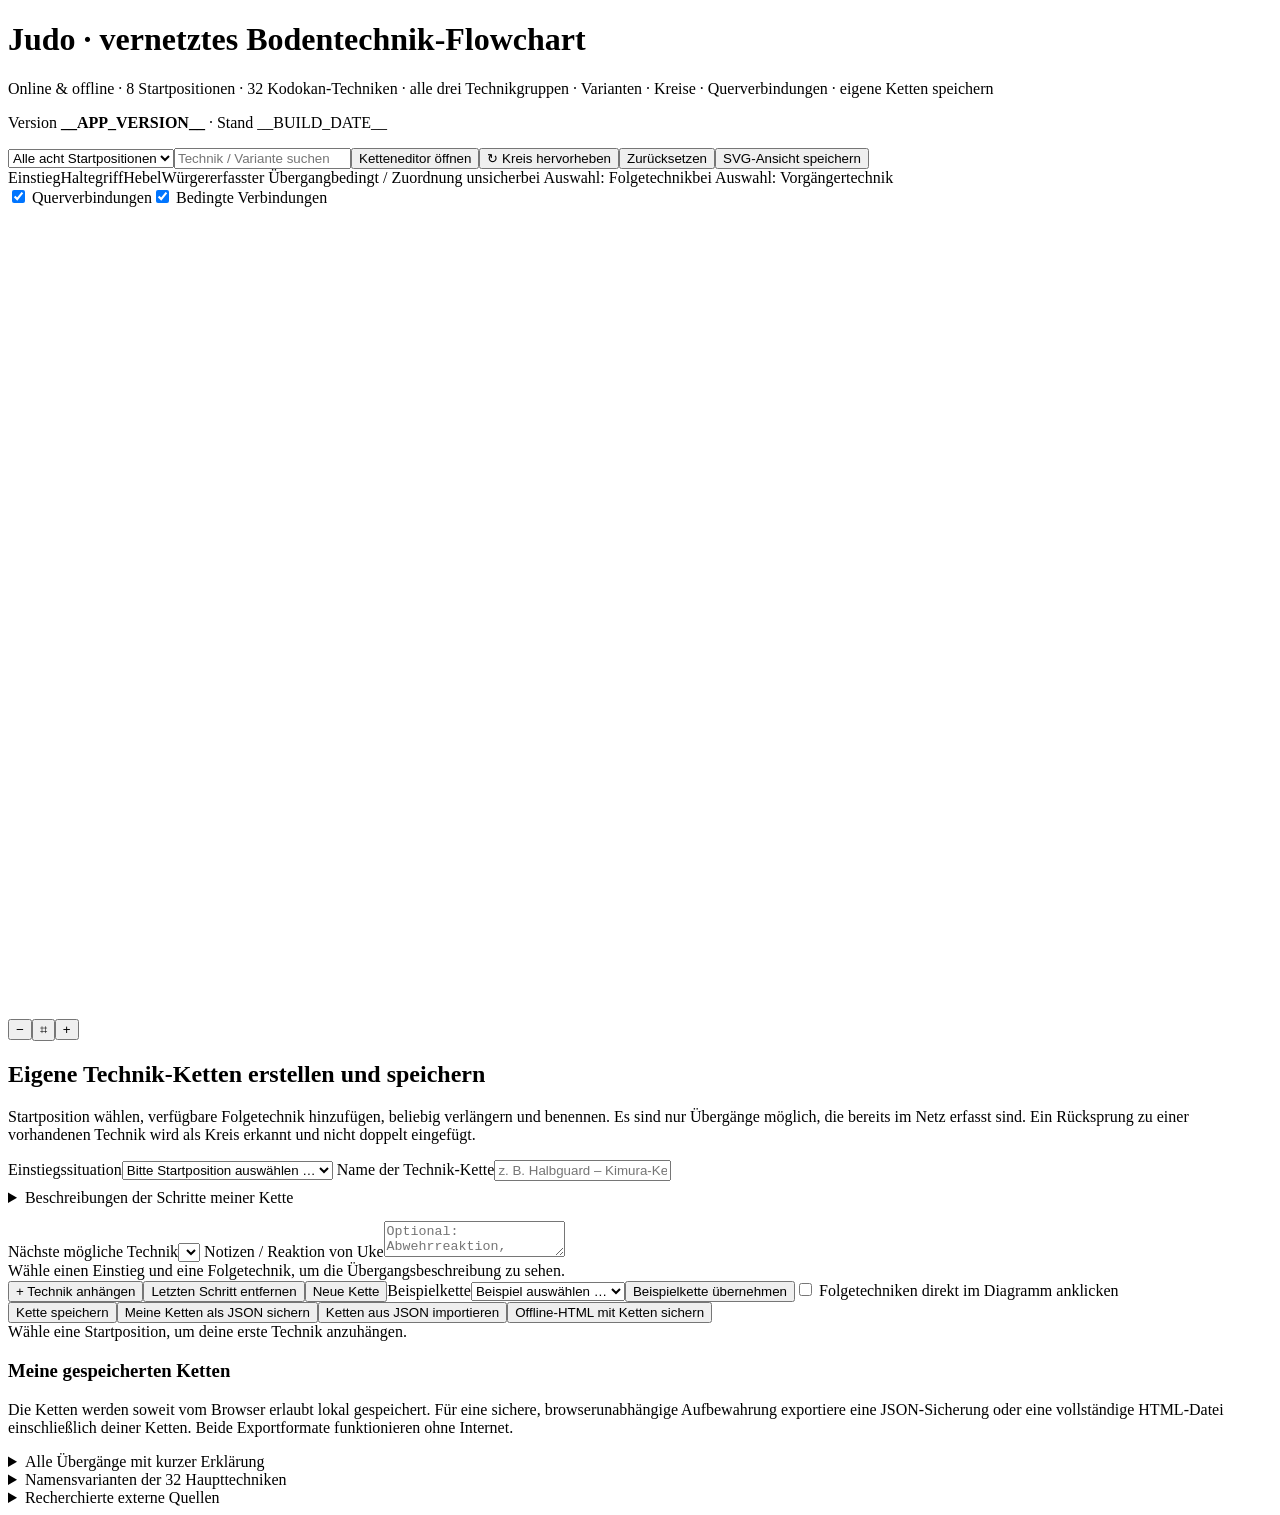
<file: src/page.template.html>
<!doctype html>
<html lang="de"><head><meta charset="utf-8"><meta name="viewport" content="width=device-width,initial-scale=1"><meta name="color-scheme" content="light"><meta http-equiv="Cache-Control" content="no-cache, no-store, must-revalidate, max-age=0"><meta http-equiv="Pragma" content="no-cache"><meta http-equiv="Expires" content="0"><meta name="build-version" content="__APP_VERSION__"><meta name="build-date" content="__BUILD_DATE__"><title>Judo-Bodentechniknetz – interaktives Flowchart</title><meta name="description" content="Interaktives Judo-Bodentechniknetz mit 32 Kodokan-Techniken, acht Einstiegssituationen, Übergangsbeschreibungen und eigenem Ketteneditor.">
<style>__JUDO_INLINE_CSS__</style></head>
<body><header><h1>Judo · vernetztes Bodentechnik-Flowchart</h1><p>Online & offline · 8 Startpositionen · 32 Kodokan-Techniken · alle drei Technikgruppen · Varianten · Kreise · Querverbindungen · eigene Ketten speichern</p><p class="buildinfo">Version <strong>__APP_VERSION__</strong> · Stand __BUILD_DATE__</p></header>
<main>
<div class="bar"><select id="start" aria-label="Startposition auswählen"><option value="">Alle acht Startpositionen</option></select><input id="search" type="search" placeholder="Technik / Variante suchen …" aria-label="Technik suchen"><button id="openBuilder" type="button">Ketteneditor öffnen</button><button id="circles" type="button">↻ Kreis hervorheben</button><button id="reset" type="button">Zurücksetzen</button><button id="svgSave" type="button">SVG-Ansicht speichern</button></div>
<div class="leg"><span><i class="lgbox s"></i>Einstieg</span><span><i class="lgbox h"></i>Haltegriff</span><span><i class="lgbox k"></i>Hebel</span><span><i class="lgbox w"></i>Würger</span><span><i class="linksolid"></i>erfasster Übergang</span><span><i class="linkdashed"></i>bedingt / Zuordnung unsicher</span><span><i class="linknext"></i>bei Auswahl: Folgetechnik</span><span><i class="linkprevious"></i>bei Auswahl: Vorgängertechnik</span></div>
<div class="chips"><label><input id="showCross" type="checkbox" checked> Querverbindungen</label><label><input id="showMaybe" type="checkbox" checked> Bedingte Verbindungen</label><span id="stats" class="stats"></span></div>
<div class="layout"><div class="board"><svg id="graph" viewBox="-40 -30 1970 1260" role="img" aria-label="Interaktives Judo-Techniknetz mit gerichteten Verbindungen" xmlns="http://www.w3.org/2000/svg"></svg><div class="zoom"><button id="minus" title="Verkleinern">−</button><button id="fit" title="Gesamtes Diagramm anzeigen">⌗</button><button id="plus" title="Vergrößern">+</button></div></div><aside class="detail" id="detail" aria-live="polite"></aside></div>
<section class="builder" id="builder" aria-labelledby="builderTitle">
<h2 id="builderTitle">Eigene Technik-Ketten erstellen und speichern</h2>
<p class="muted">Startposition wählen, verfügbare Folgetechnik hinzufügen, beliebig verlängern und benennen. Es sind nur Übergänge möglich, die bereits im Netz erfasst sind. Ein Rücksprung zu einer vorhandenen Technik wird als Kreis erkannt und nicht doppelt eingefügt.</p>
<div class="buildergrid">
<label class="field">Einstiegssituation<select id="builderStart"><option value="">Bitte Startposition auswählen …</option></select></label>
<label class="field">Name der Technik-Kette<input type="text" id="builderName" maxlength="100" placeholder="z. B. Halbguard – Kimura-Kette"></label>
</div>
<div id="builderSequence" class="editseq" aria-live="polite"></div>
<details id="builderStepsPanel" class="resources" style="margin:8px 0 14px"><summary>Beschreibungen der Schritte meiner Kette</summary><div id="builderStepNotes" class="transition-stepnotes"></div></details>
<div class="buildergrid">
<label class="field">Nächste mögliche Technik<select id="builderNext" aria-label="Nächste Technik"></select></label>
<label class="field">Notizen / Reaktion von Uke<textarea id="builderNote" rows="2" maxlength="2000" placeholder="Optional: Abwehrreaktion, Positionswechsel, Ausführung …"></textarea></label>
</div>
<div id="builderNextDescription" class="note" aria-live="polite">Wähle einen Einstieg und eine Folgetechnik, um die Übergangsbeschreibung zu sehen.</div>
<div class="subbar"><button id="builderAppend" class="primary" type="button">+ Technik anhängen</button><button id="builderUndo" type="button">Letzten Schritt entfernen</button><button id="builderNew" type="button">Neue Kette</button><label class="field">Beispielkette<select id="builderExample"><option value="">Beispiel auswählen …</option></select></label><button id="copySelectedChain" type="button">Beispielkette übernehmen</button><label class="clickswitch"><input id="builderClickMode" type="checkbox"> Folgetechniken direkt im Diagramm anklicken</label></div>
<div class="subbar"><button id="builderSave" class="primary" type="button">Kette speichern</button><button id="chainsExport" type="button">Meine Ketten als JSON sichern</button><button id="chainsImportButton" type="button">Ketten aus JSON importieren</button><button id="chainsExportHtml" type="button">Offline-HTML mit Ketten sichern</button><input id="chainsImportInput" type="file" accept=".json,application/json" hidden></div>
<div id="builderStatus" class="status" role="status" aria-live="polite">Wähle eine Startposition, um deine erste Technik anzuhängen.</div>
<h3>Meine gespeicherten Ketten <span id="savedCount" class="optional"></span></h3>
<div class="savedlist" id="savedChains"></div>
<p class="optional">Die Ketten werden soweit vom Browser erlaubt lokal gespeichert. Für eine sichere, browserunabhängige Aufbewahrung exportiere eine JSON-Sicherung oder eine vollständige HTML-Datei einschließlich deiner Ketten. Beide Exportformate funktionieren ohne Internet.</p>
</section>
<details class="resources" id="transitionCatalog"><summary>Alle <span id="transitionTotal">Übergänge</span> mit kurzer Erklärung</summary>
<p class="muted">Jeder Eintrag beschreibt eine mögliche Abwehrreaktion, einen Griff- oder einen Positionswechsel. Für nur als Technikfolge dokumentierte Verbindungen sind die notwendigen Positionsänderungen als bedingt beschrieben. (?) bedeutet, dass die genaue Zuordnung vom Ablauf abhängt.</p>
<input id="transitionSearch" type="search" placeholder="Übergänge, Techniken oder Reaktionen durchsuchen …" aria-label="Alle Übergänge durchsuchen" style="width:100%;max-width:600px;padding:10px;border:1px solid #b7c9dc;border-radius:8px;font:inherit;margin:8px 0 4px">
<div id="transitionCount" class="muted"></div>
<div class="transition-scroll"><table class="transition-table"><thead><tr><th>Ausgang</th><th>Folgetechnik</th><th>Wie erfolgt der Übergang?</th></tr></thead><tbody id="transitionRows"></tbody></table></div>
</details>
<details class="resources"><summary>Namensvarianten der 32 Haupttechniken</summary><div id="aliasList" class="cards" style="margin-top:13px"></div></details>
<details class="resources"><summary>Recherchierte externe Quellen</summary><ul id="sources"></ul></details>
</main>
<script type="application/json" id="embeddedCustomData">[]</script>
<script>__JUDO_INLINE_JS__</script></body></html>
</file>
